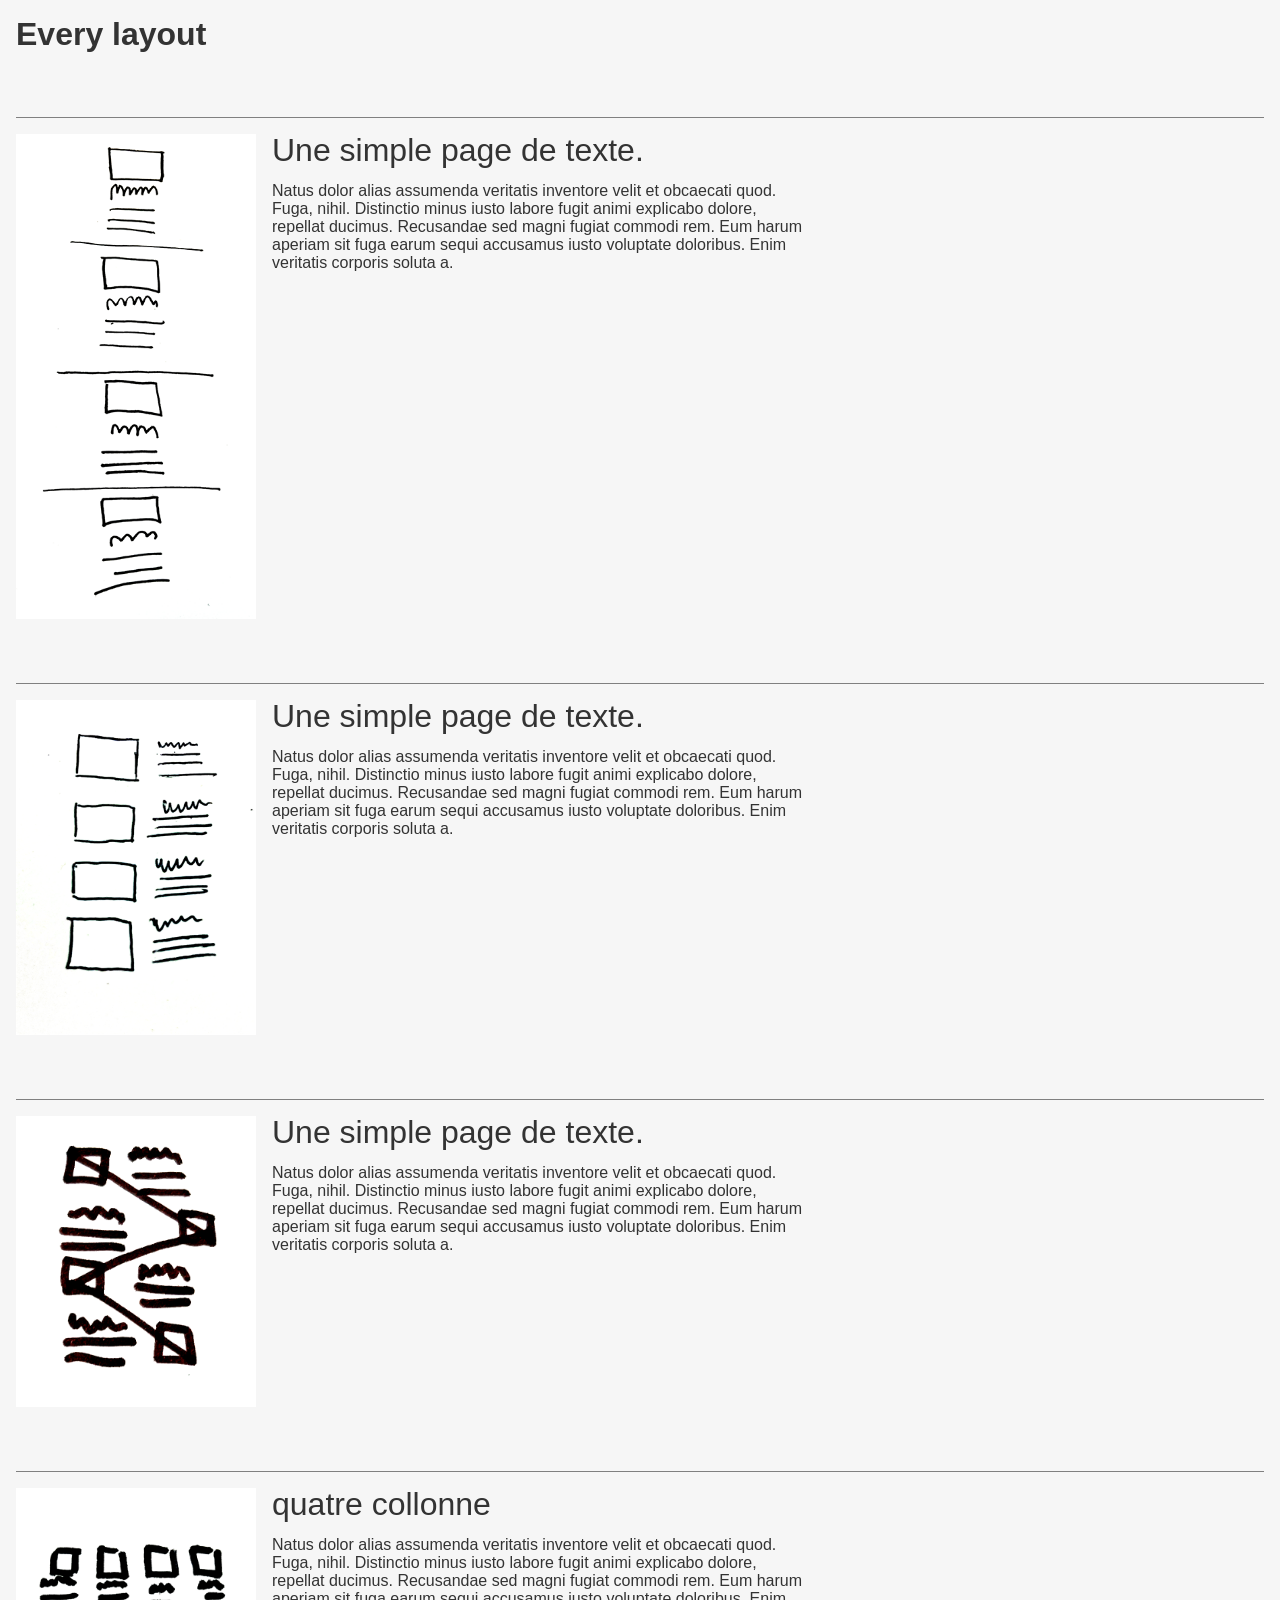
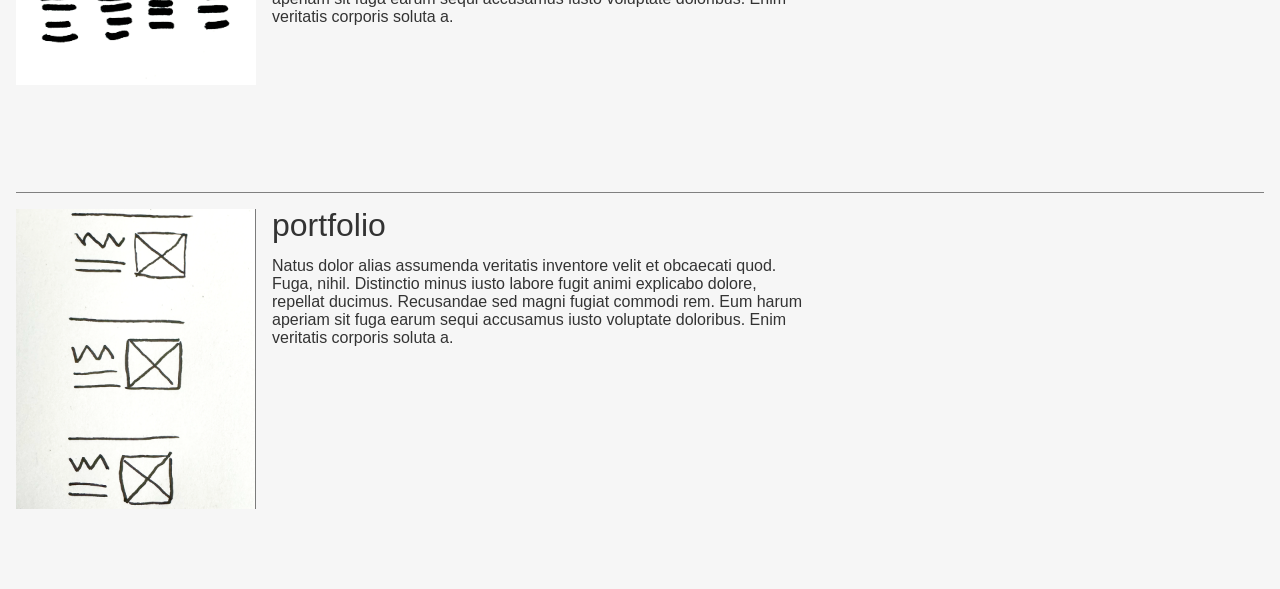
<file: index.html>
<!DOCTYPE html>
<html lang="en">
<head>
	<meta charset="UTF-8">
	<meta name="viewport" content="width=device-width, initial-scale=1.0">
	<title>every layout</title>
	<link rel="stylesheet" href="rsrc/style.css">

	<style>
		section {
			display:flex;
			align-items: flex-start;
			gap: 1rem;
			margin: 4rem 0;
			border-top: 1px solid grey;
			padding-top: 1rem;
			}

			.vignettes{
				/*width: 15rem; */
				/* parce que j'utilise un système flex, la largeur ne marche pas, on régle avec flex */
				flex: 0 0 15rem;
				aspect-ratio: 1/1;
			}
			
			p{ max-width: 60ch;}
			h3 { margin-bottom: 1rem;}

			.vignette img{
				width: 100%;
				height: 100%;
				object-fit: cover;
				object-fit: contain;
			}
	</style>
</head>
<body>
	<h1>Every layout</h1>
	
		<section>
			<div class="vignettes">
				<a href="layout-01-simple.html">
					<img src="vignettes/layout-01-simple.png" alt="">
				</a>
			</div>
			<div class="description">
				<h3>Une simple page de texte.</h3>
				<p>Natus dolor alias assumenda veritatis inventore velit et obcaecati quod. Fuga, nihil. Distinctio minus iusto labore fugit animi explicabo dolore, repellat ducimus. Recusandae sed magni fugiat commodi rem. Eum harum aperiam sit fuga earum sequi accusamus iusto voluptate doloribus. Enim veritatis corporis soluta a.</p>
			</div>
		</section>

	<section>
			<div class="vignettes">
				<a href="layout-02-colonnes.html">
					<img src="vignettes/layout-02-colonnes.png" alt="">
				</a>
			</div>
			<div class="description">
				<h3>Une simple page de texte.</h3>
				<p>Natus dolor alias assumenda veritatis inventore velit et obcaecati quod. Fuga, nihil. Distinctio minus iusto labore fugit animi explicabo dolore, repellat ducimus. Recusandae sed magni fugiat commodi rem. Eum harum aperiam sit fuga earum sequi accusamus iusto voluptate doloribus. Enim veritatis corporis soluta a.</p>
			</div>
		</section>

		<section>
			<div class="vignettes">
				<a href="layout-03-zigzag.html">
					<img src="vignettes/layout-03-zigzag.png" alt="">
				</a>
			</div>
			<div class="description">
				<h3>Une simple page de texte.</h3>
				<p>Natus dolor alias assumenda veritatis inventore velit et obcaecati quod. Fuga, nihil. Distinctio minus iusto labore fugit animi explicabo dolore, repellat ducimus. Recusandae sed magni fugiat commodi rem. Eum harum aperiam sit fuga earum sequi accusamus iusto voluptate doloribus. Enim veritatis corporis soluta a.</p>
			</div>
		</section>

			<section>
			<div class="vignettes">
				<a href="layout-04-quatre.html">
					<img src="vignettes/layout-04-quatre-collonnes.png" alt="">
				</a>
			</div>
			<div class="description">
				<h3> quatre collonne</h3>
				<p>Natus dolor alias assumenda veritatis inventore velit et obcaecati quod. Fuga, nihil. Distinctio minus iusto labore fugit animi explicabo dolore, repellat ducimus. Recusandae sed magni fugiat commodi rem. Eum harum aperiam sit fuga earum sequi accusamus iusto voluptate doloribus. Enim veritatis corporis soluta a.</p>
			</div>
		</section>

		<section>
			<div class="vignettes">
				<a href="layout-05-portfolio.html">
					<img src="vignettes/layout-05-portfolio.png" alt="">
				</a>
			</div>
			<div class="description">
				<h3> portfolio</h3>
				<p>Natus dolor alias assumenda veritatis inventore velit et obcaecati quod. Fuga, nihil. Distinctio minus iusto labore fugit animi explicabo dolore, repellat ducimus. Recusandae sed magni fugiat commodi rem. Eum harum aperiam sit fuga earum sequi accusamus iusto voluptate doloribus. Enim veritatis corporis soluta a.</p>
			</div>
		</section>
</body>
</file>
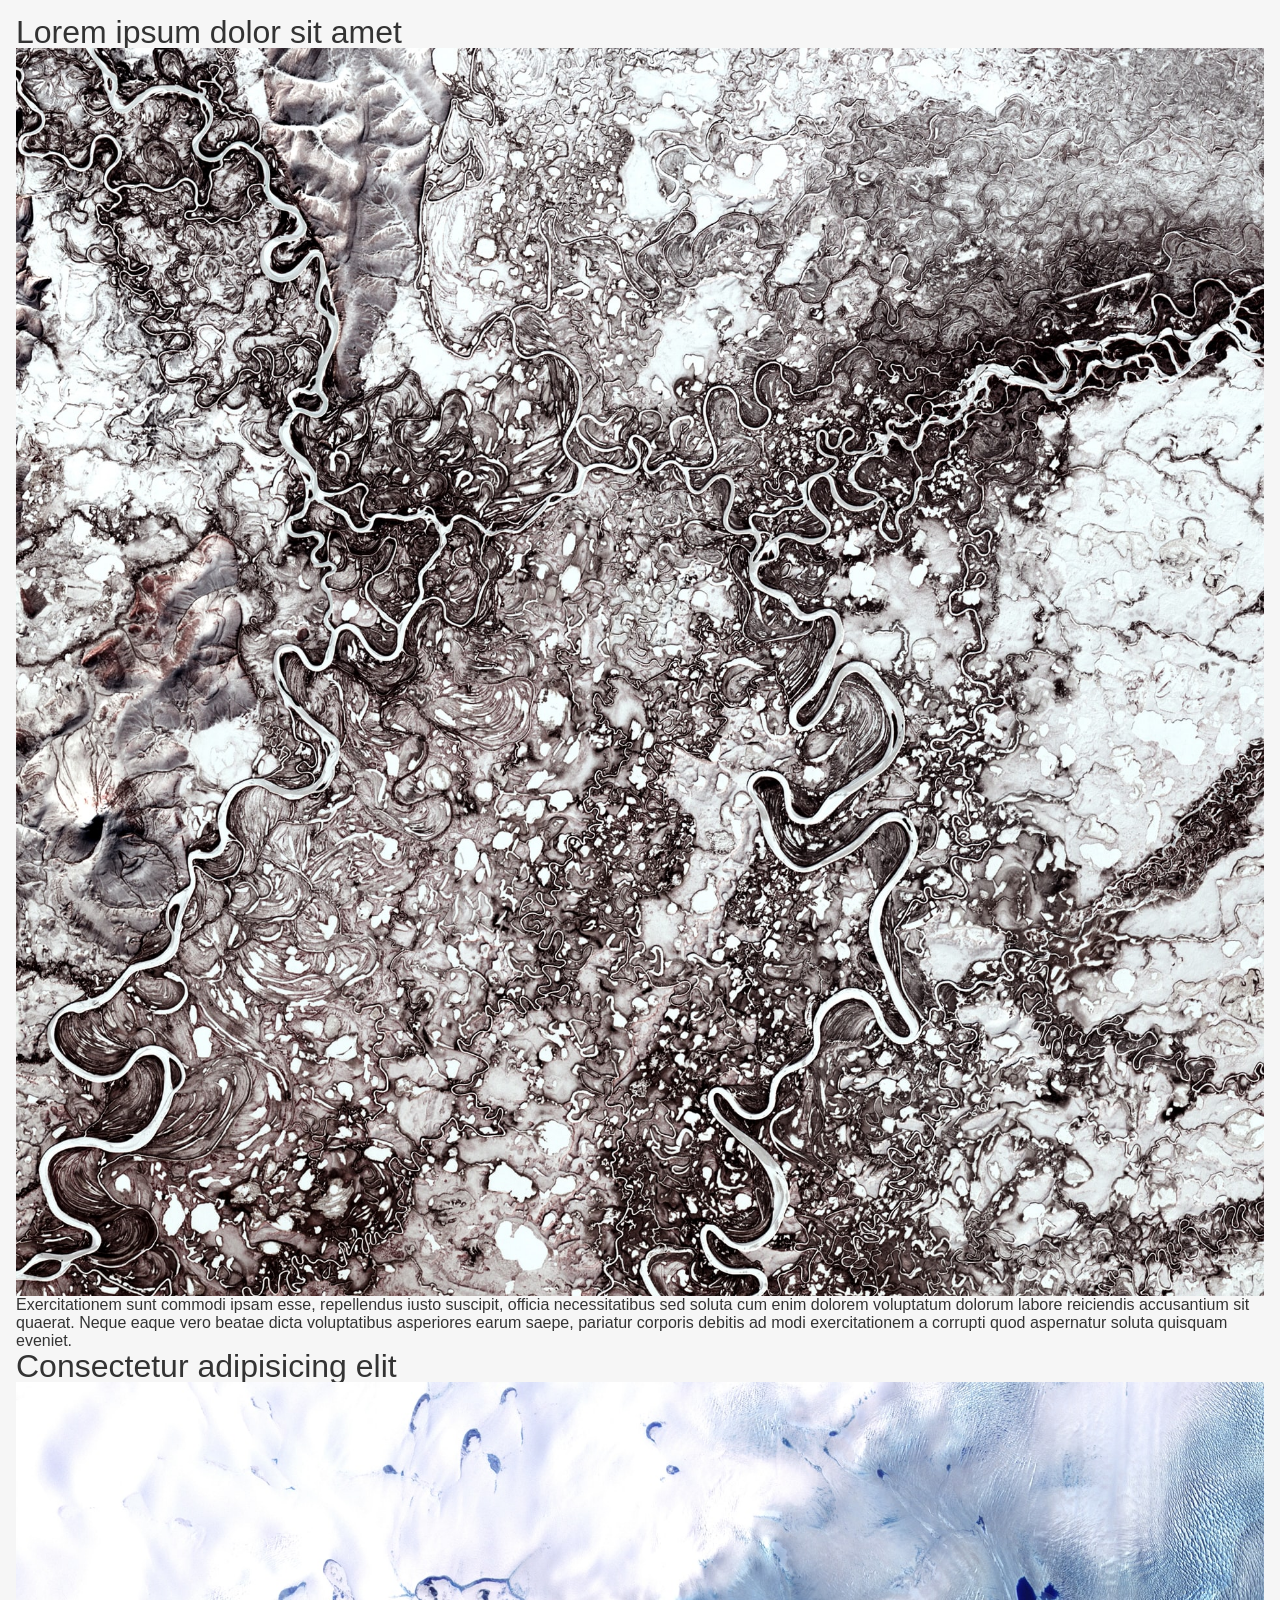
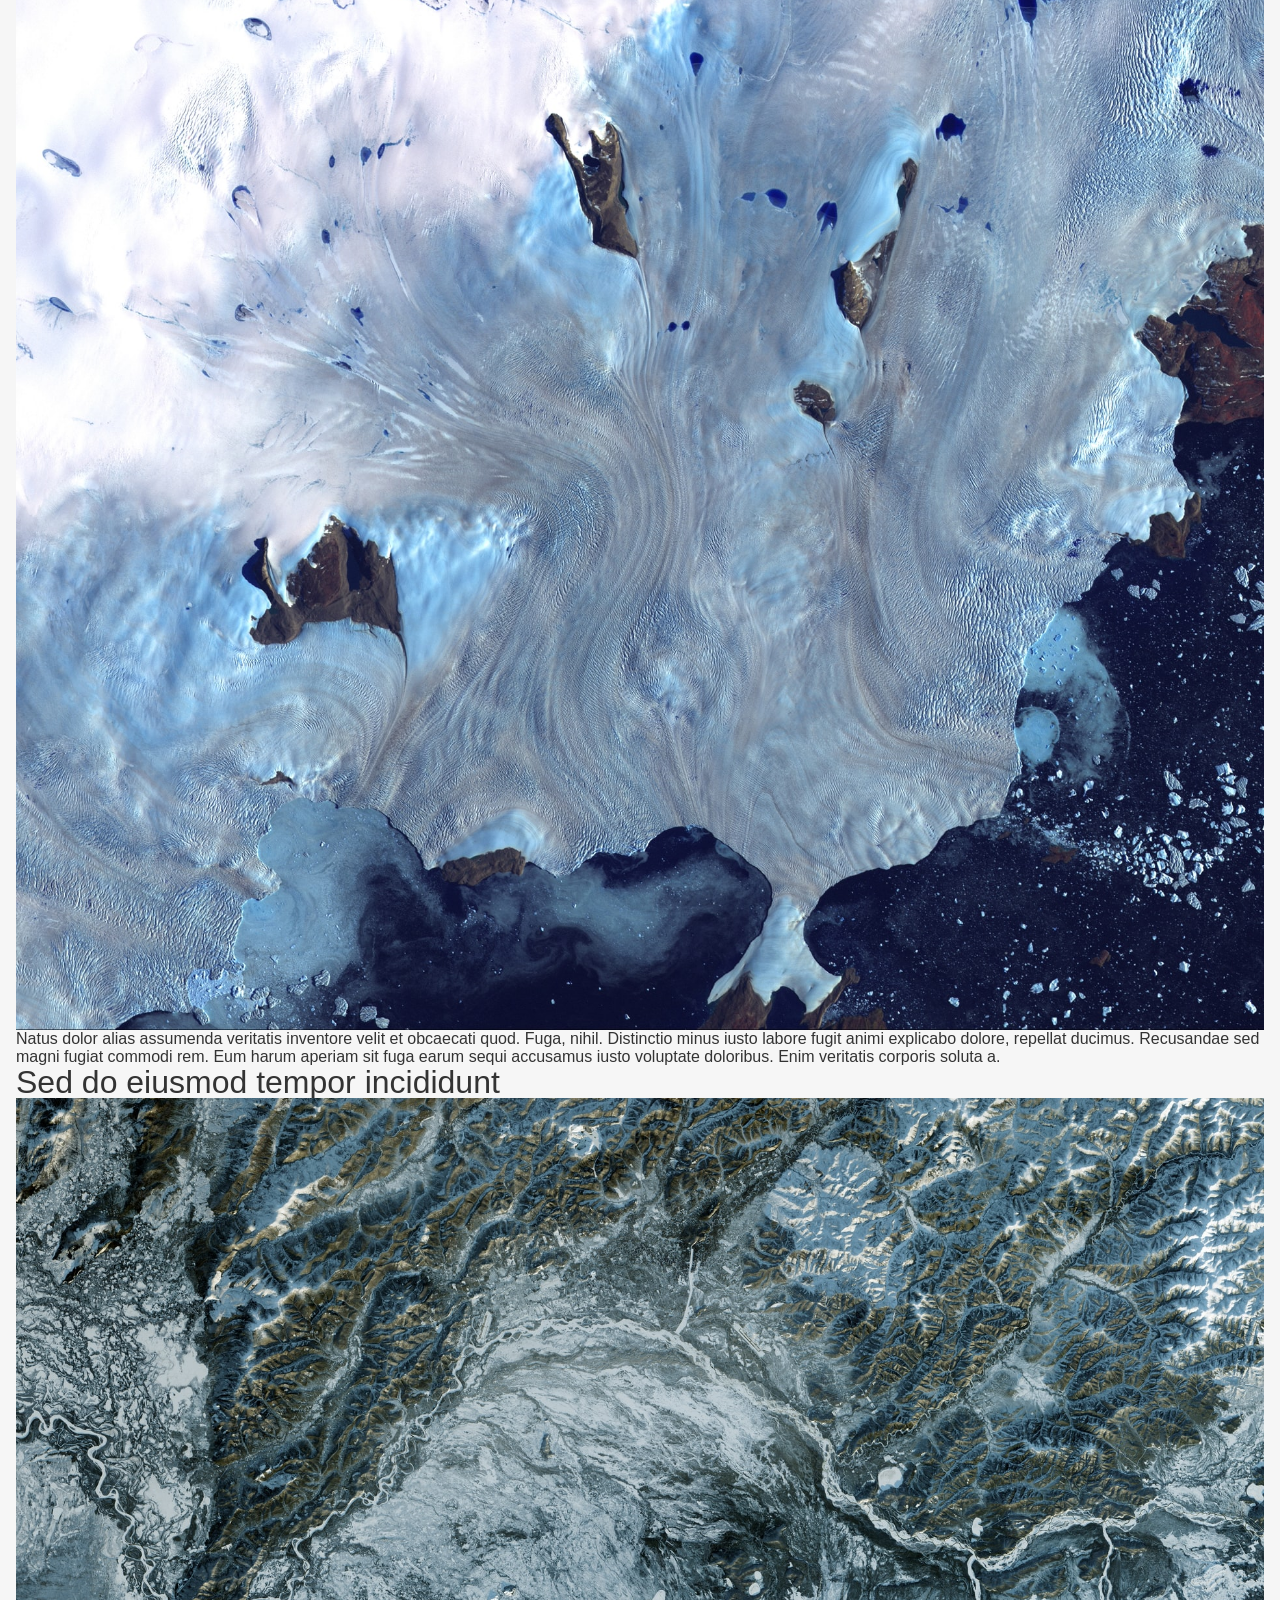
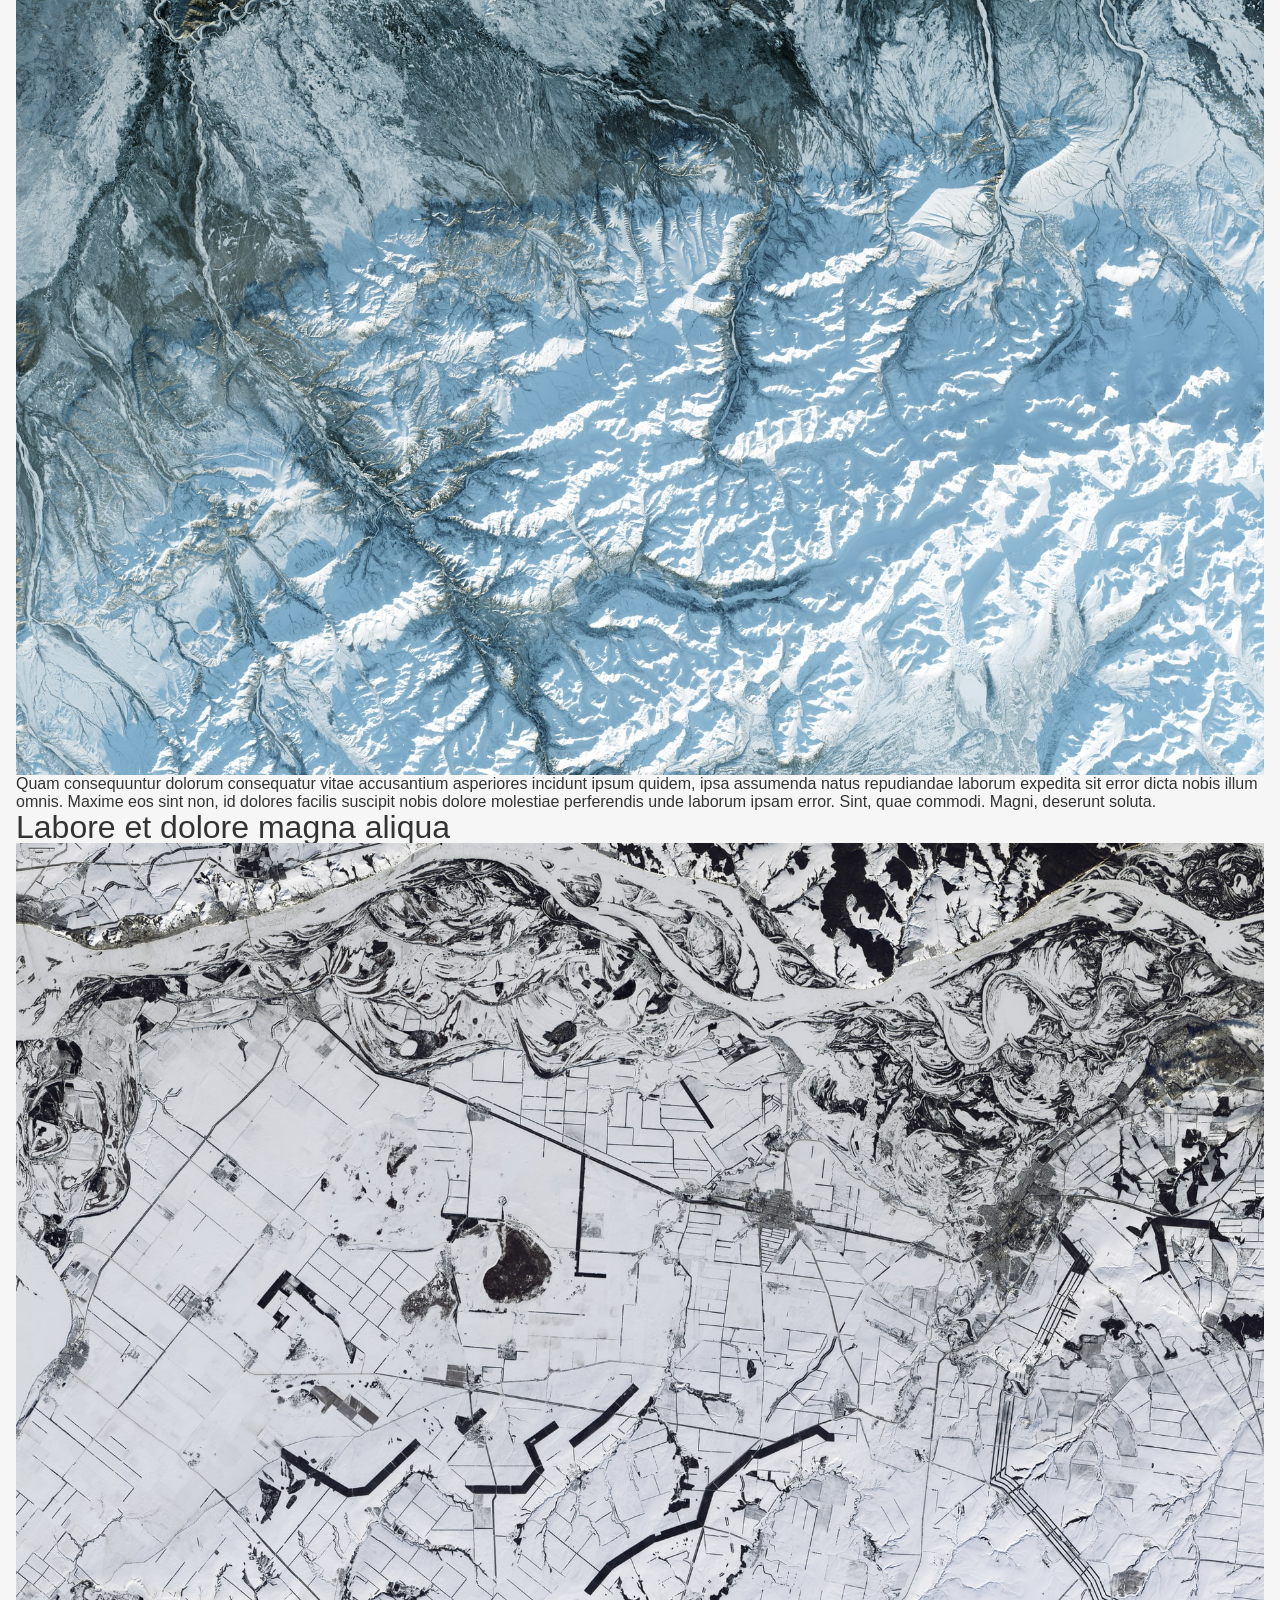
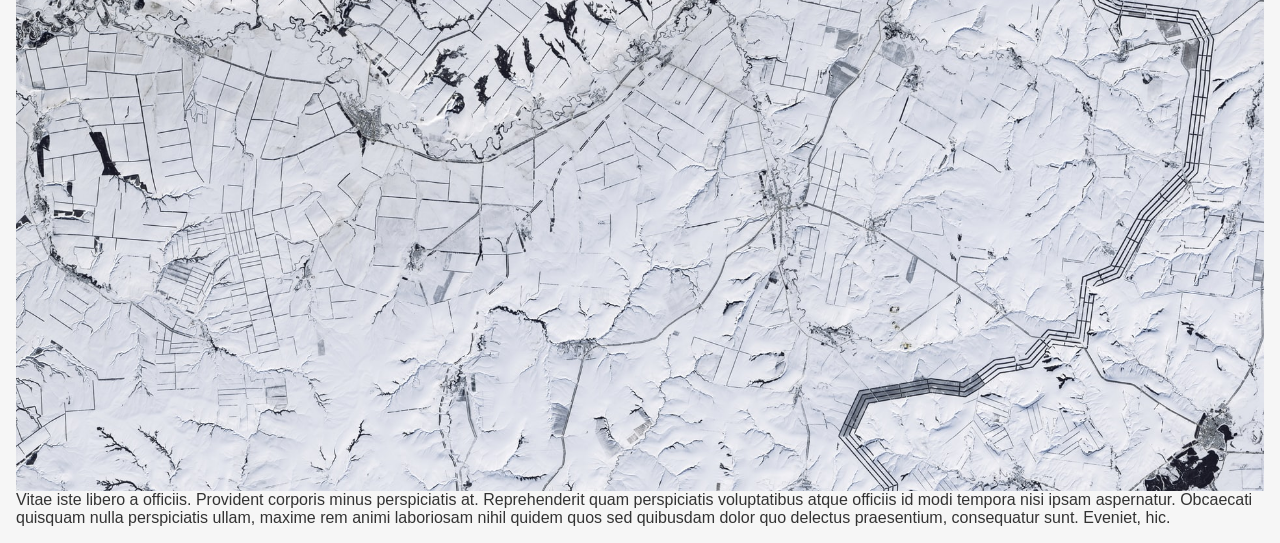
<file: _template.html>
<!DOCTYPE html>
<html lang="en" dir="ltr">
	<head>
		<meta charset="utf-8">
		<meta name="viewport" content="width=device-width, initial-scale=1.0">
		<title>template / example</title>

		<link rel="stylesheet" href="rsrc/style.css"> <!-- design, thème général -->
		<style media="screen">

			/* Fonction essentielle */

			

				/* moteur essentielle de mise en page de cette variation */
				
				/*
					description du fonctionnement CSS et HTML de cette mise en page.
					options ou paramètres supplémentaires.
					références vers la documentation.
				*/


			/*	-	-	-	-	-	-	-	-	-	-	-	-	-	-		-	-	-	-*/


			/* Style visuel et autres détails */

			

				/* habillage visuel et autres détails accessoires pour cette variation */

		</style>

	</head>
	<body>


			<h3>Lorem ipsum dolor sit amet</h3>
			<img src="rsrc/img1.jpg">
			<p>Exercitationem sunt commodi ipsam esse, repellendus iusto suscipit, officia necessitatibus sed soluta cum enim dolorem voluptatum dolorum labore reiciendis accusantium sit quaerat. Neque eaque vero beatae dicta voluptatibus asperiores earum saepe, pariatur corporis debitis ad modi exercitationem a corrupti quod aspernatur soluta quisquam eveniet.</p>


			<h3>Consectetur adipisicing elit</h3>
			<img src="rsrc/img2.jpg">
			<p>Natus dolor alias assumenda veritatis inventore velit et obcaecati quod. Fuga, nihil. Distinctio minus iusto labore fugit animi explicabo dolore, repellat ducimus. Recusandae sed magni fugiat commodi rem. Eum harum aperiam sit fuga earum sequi accusamus iusto voluptate doloribus. Enim veritatis corporis soluta a.</p>


			<h3>Sed do eiusmod tempor incididunt</h3>
			<img src="rsrc/img3.jpg">
			<p>Quam consequuntur dolorum consequatur vitae accusantium asperiores incidunt ipsum quidem, ipsa assumenda natus repudiandae laborum expedita sit error dicta nobis illum omnis. Maxime eos sint non, id dolores facilis suscipit nobis dolore molestiae perferendis unde laborum ipsam error. Sint, quae commodi. Magni, deserunt soluta.</p>


			<h3>Labore et dolore magna aliqua</h3>
			<img src="rsrc/img4.jpg">
			<p>Vitae iste libero a officiis. Provident corporis minus perspiciatis at. Reprehenderit quam perspiciatis voluptatibus atque officiis id modi tempora nisi ipsam aspernatur. Obcaecati quisquam nulla perspiciatis ullam, maxime rem animi laboriosam nihil quidem quos sed quibusdam dolor quo delectus praesentium, consequatur sunt. Eveniet, hic.</p>


	</body>
</html>
</file>
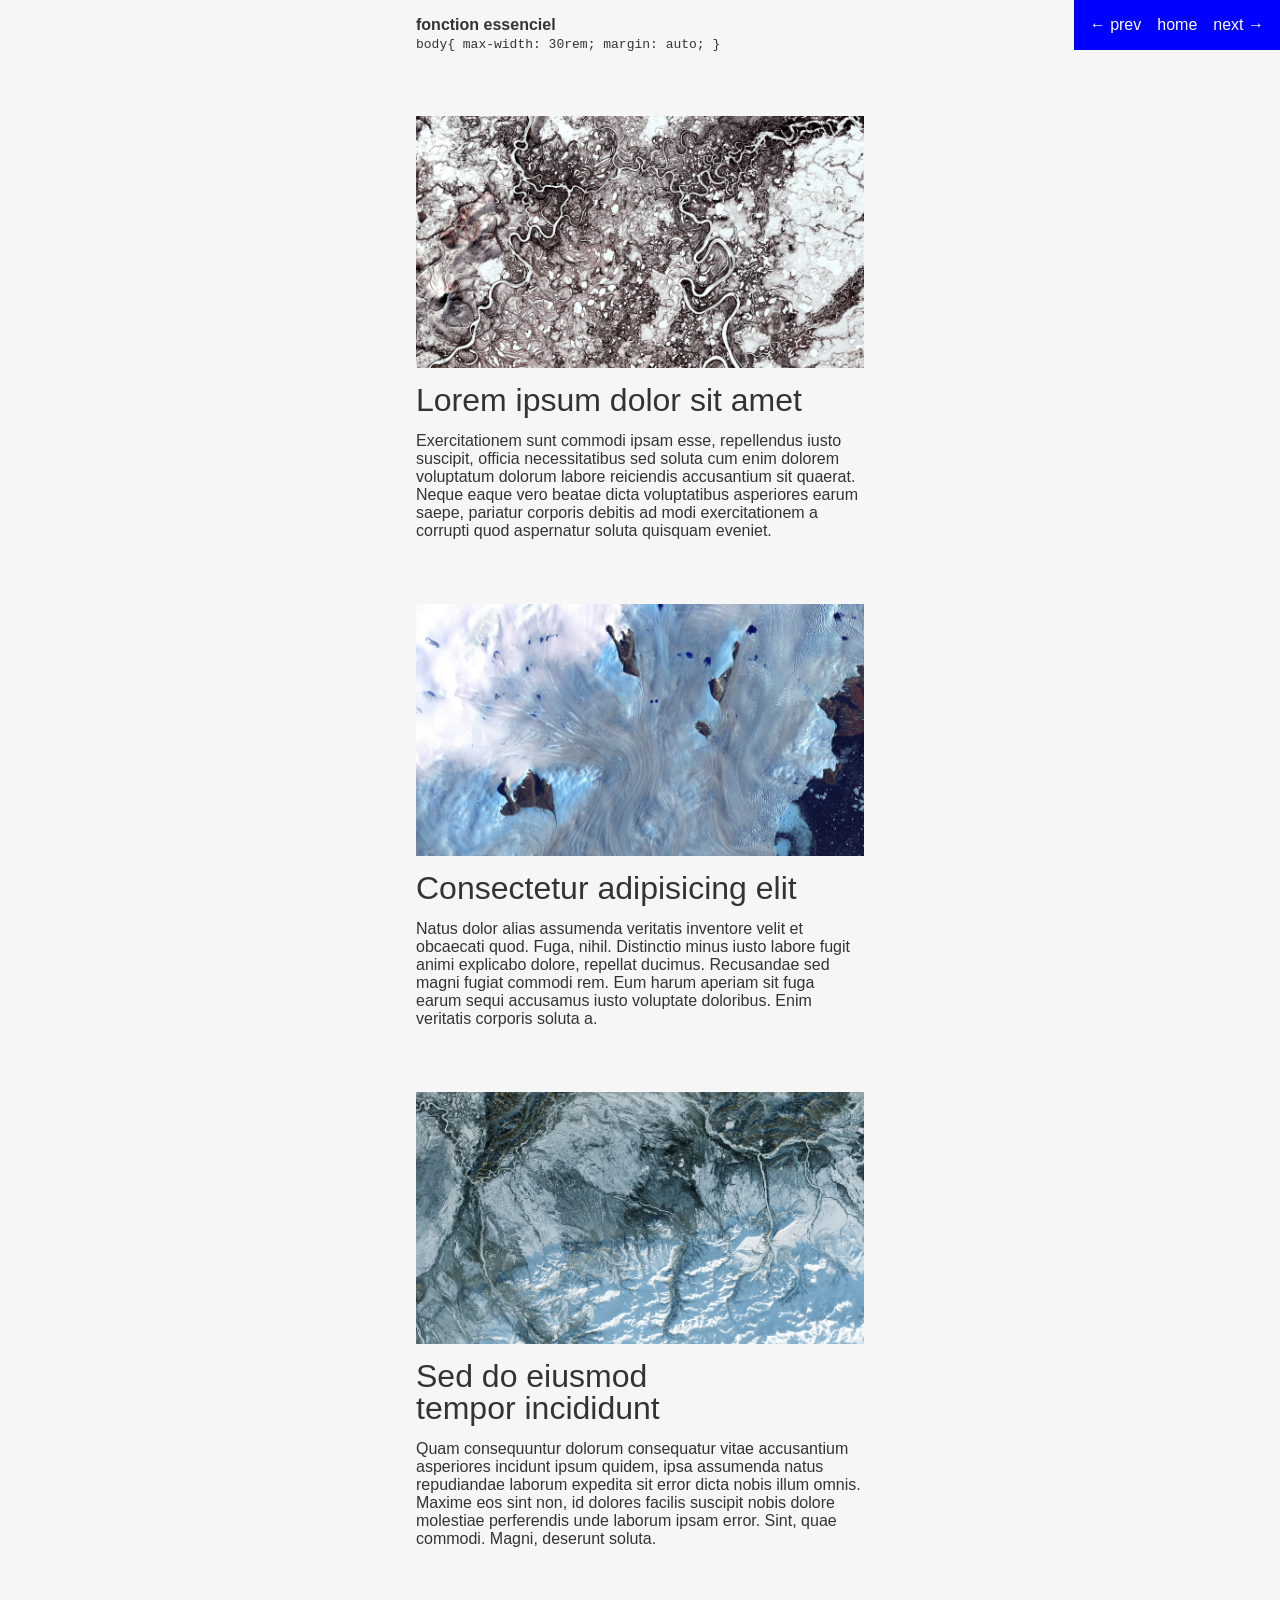
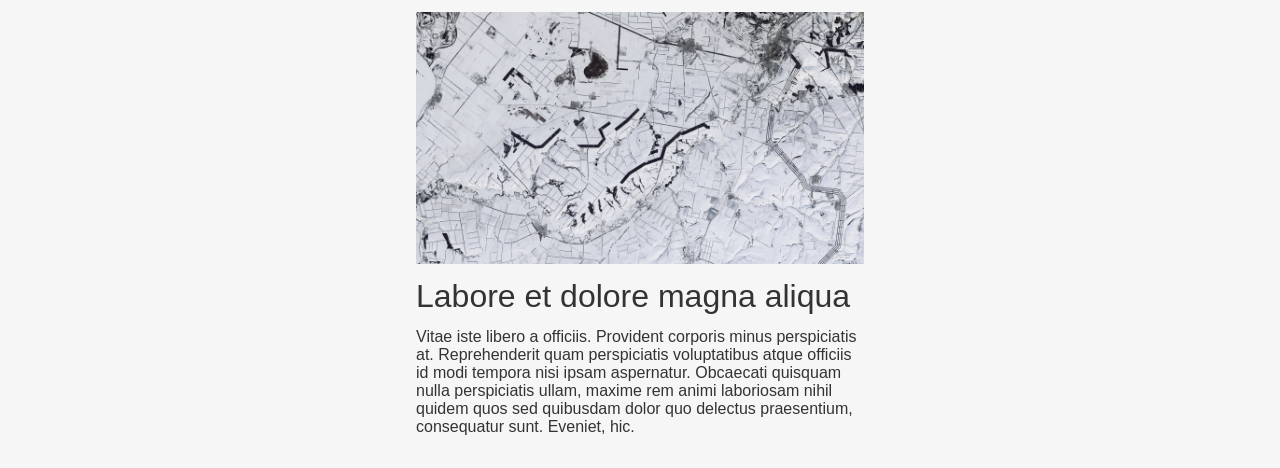
<file: layout-01-simple.html>
<!DOCTYPE html>
<html lang="en" dir="ltr">
	<head>
		<meta charset="utf-8">
		<meta name="viewport" content="width=device-width, initial-scale=1.0">
		<title>template / example</title>

		<link rel="stylesheet" href="rsrc/style.css"> <!-- design, thème général -->
		<style media="screen">

			/* Fonction essentielle */

			body{ max-width: 30rem; margin: auto; }

			
			/*	-	-	-	-	-	-	-	-	-	-	-	-	-	-		-	-	-	-*/


			/* Style visuel et autres détails */

				img { aspect-ratio: 16/9;}

				img, h3, p { margin-bottom: 1rem; }

				img { margin-top: 4rem;}

				h3 { text-wrap: balance; }

				/* habillage visuel et autres détails accessoires pour cette variation */

		</style>

	</head>
	<body>

			<div>
				<h4>fonction essenciel</h4>
				<code>body{ max-width: 30rem; margin: auto; }</code>
			</div>

			<img src="rsrc/img1.jpg">
			<h3>Lorem ipsum dolor sit amet</h3>
			<p>Exercitationem sunt commodi ipsam esse, repellendus iusto suscipit, officia necessitatibus sed soluta cum enim dolorem voluptatum dolorum labore reiciendis accusantium sit quaerat. Neque eaque vero beatae dicta voluptatibus asperiores earum saepe, pariatur corporis debitis ad modi exercitationem a corrupti quod aspernatur soluta quisquam eveniet.</p>

			<img src="rsrc/img2.jpg">
			<h3>Consectetur adipisicing elit</h3>
			<p>Natus dolor alias assumenda veritatis inventore velit et obcaecati quod. Fuga, nihil. Distinctio minus iusto labore fugit animi explicabo dolore, repellat ducimus. Recusandae sed magni fugiat commodi rem. Eum harum aperiam sit fuga earum sequi accusamus iusto voluptate doloribus. Enim veritatis corporis soluta a.</p>

			<img src="rsrc/img3.jpg">
			<h3>Sed do eiusmod tempor incididunt</h3>
			<p>Quam consequuntur dolorum consequatur vitae accusantium asperiores incidunt ipsum quidem, ipsa assumenda natus repudiandae laborum expedita sit error dicta nobis illum omnis. Maxime eos sint non, id dolores facilis suscipit nobis dolore molestiae perferendis unde laborum ipsam error. Sint, quae commodi. Magni, deserunt soluta.</p>

			<img src="rsrc/img4.jpg">
			<h3>Labore et dolore magna aliqua</h3>
			<p>Vitae iste libero a officiis. Provident corporis minus perspiciatis at. Reprehenderit quam perspiciatis voluptatibus atque officiis id modi tempora nisi ipsam aspernatur. Obcaecati quisquam nulla perspiciatis ullam, maxime rem animi laboriosam nihil quidem quos sed quibusdam dolor quo delectus praesentium, consequatur sunt. Eveniet, hic.</p>

			<nav id="siteNav">
			<a href="layout-01-simple.html">prev</a>
			<a href="index.html"> home</a>
			<a href="layout-03-zigzag.html">next</a>
		</nav>

	</body>
</html>
</file>
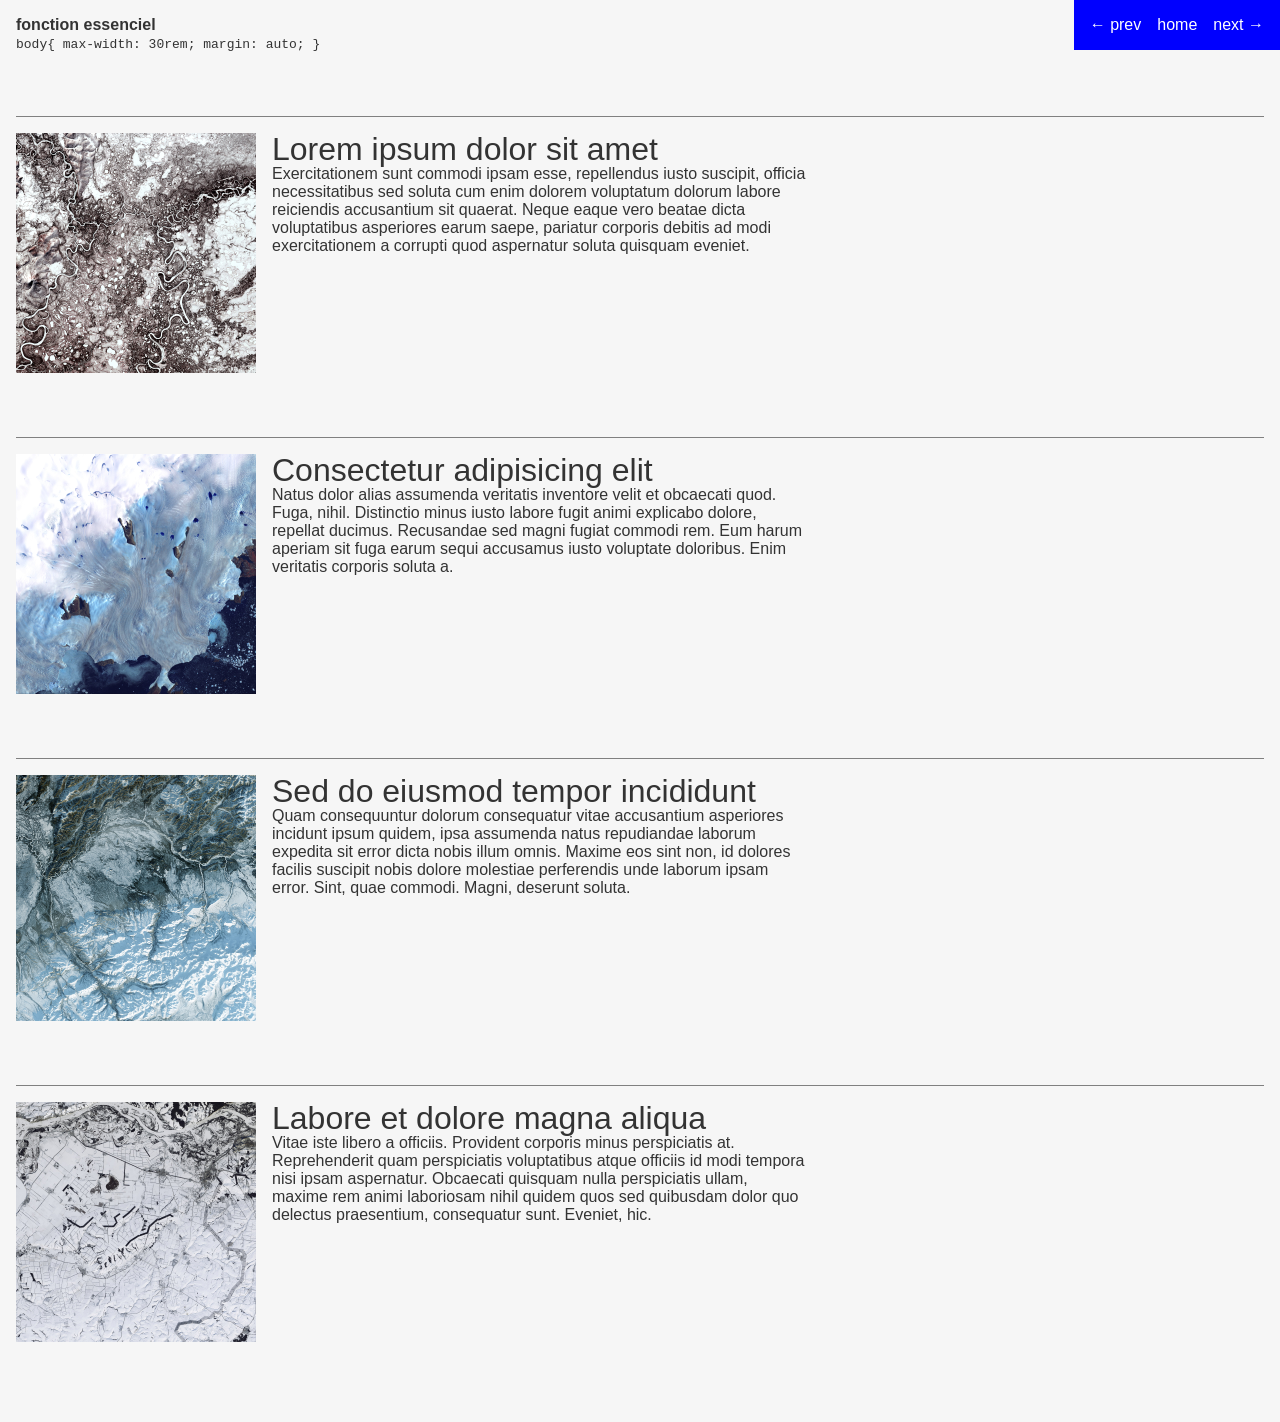
<file: layout-02-colonnes.html>
<!DOCTYPE html>
<html lang="en" dir="ltr">
	<head>
		<meta charset="utf-8">
		<meta name="viewport" content="width=device-width, initial-scale=1.0">
		<title>02 colonnes</title>

		<link rel="stylesheet" href="rsrc/style.css"> <!-- design, thème général -->
		<style media="screen">

			/* Fonction essentielle */
			section { display: flex;}
			
			/*	-	-	-	-	-	-	-	-	-	-	-	-	-	-		-	-	-	-*/


			/* bling */
			section {
			/* display flex */
				align-items: flex-start;
				gap: 1rem;
				margin: 4rem 0;
				border-top: 1px solid grey;
				padding-top: 1rem;
			}

			.vignettes{
				/*width: 15rem; */
				/* parce que j'utilise un système flex, la largeur ne marche pas, on régle avec flex */
				flex: 0 0 15rem;
				aspect-ratio: 1/1;
			}
			
			p{ max-width: 60ch;}

			.vignette img{
				width: 100%;
				height: 100%;
				object-fit: cover;
			}
			

				/* habillage visuel et autres détails accessoires pour cette variation */

		</style>

	</head>
	<body>
		<div>
				<h4>fonction essenciel</h4>
				<code>body{ max-width: 30rem; margin: auto; }</code>
		</div>

		<section>
			<div class="vignettes">
				<img src="rsrc/img1.jpg">
			</div>
			<div class="description">
				<h3>Lorem ipsum dolor sit amet</h3>
				<p>Exercitationem sunt commodi ipsam esse, repellendus iusto suscipit, officia necessitatibus sed soluta cum enim dolorem voluptatum dolorum labore reiciendis accusantium sit quaerat. Neque eaque vero beatae dicta voluptatibus asperiores earum saepe, pariatur corporis debitis ad modi exercitationem a corrupti quod aspernatur soluta quisquam eveniet.</p>
			</div>
		</section>
		
		<section>
			<div class="vignettes">
			<img src="rsrc/img2.jpg">
			</div>
			<div class="description">
				<h3>Consectetur adipisicing elit</h3>
				<p>Natus dolor alias assumenda veritatis inventore velit et obcaecati quod. Fuga, nihil. Distinctio minus iusto labore fugit animi explicabo dolore, repellat ducimus. Recusandae sed magni fugiat commodi rem. Eum harum aperiam sit fuga earum sequi accusamus iusto voluptate doloribus. Enim veritatis corporis soluta a.</p>
			</div>
		</section>
		
		<section>
			<div class="vignettes">
			<img src="rsrc/img3.jpg">
			</div>
			<div class="description">
			<h3>Sed do eiusmod tempor incididunt</h3>
			<p>Quam consequuntur dolorum consequatur vitae accusantium asperiores incidunt ipsum quidem, ipsa assumenda natus repudiandae laborum expedita sit error dicta nobis illum omnis. Maxime eos sint non, id dolores facilis suscipit nobis dolore molestiae perferendis unde laborum ipsam error. Sint, quae commodi. Magni, deserunt soluta.</p>
			</div>
		</section>
		
		<section>
			<div class="vignettes">
			<img src="rsrc/img4.jpg">
			</div>
			<div class="description">
				<h3>Labore et dolore magna aliqua</h3>
				<p>Vitae iste libero a officiis. Provident corporis minus perspiciatis at. Reprehenderit quam perspiciatis voluptatibus atque officiis id modi tempora nisi ipsam aspernatur. Obcaecati quisquam nulla perspiciatis ullam, maxime rem animi laboriosam nihil quidem quos sed quibusdam dolor quo delectus praesentium, consequatur sunt. Eveniet, hic.</p>
			</div>
		</section>

		<nav id="siteNav">
			<a href="layout-01-simple.html">prev</a>
			<a href="index.html"> home</a>
			<a href="layout-03-zigzag.html">next</a>
		</nav>
	</body>
</html>
</file>
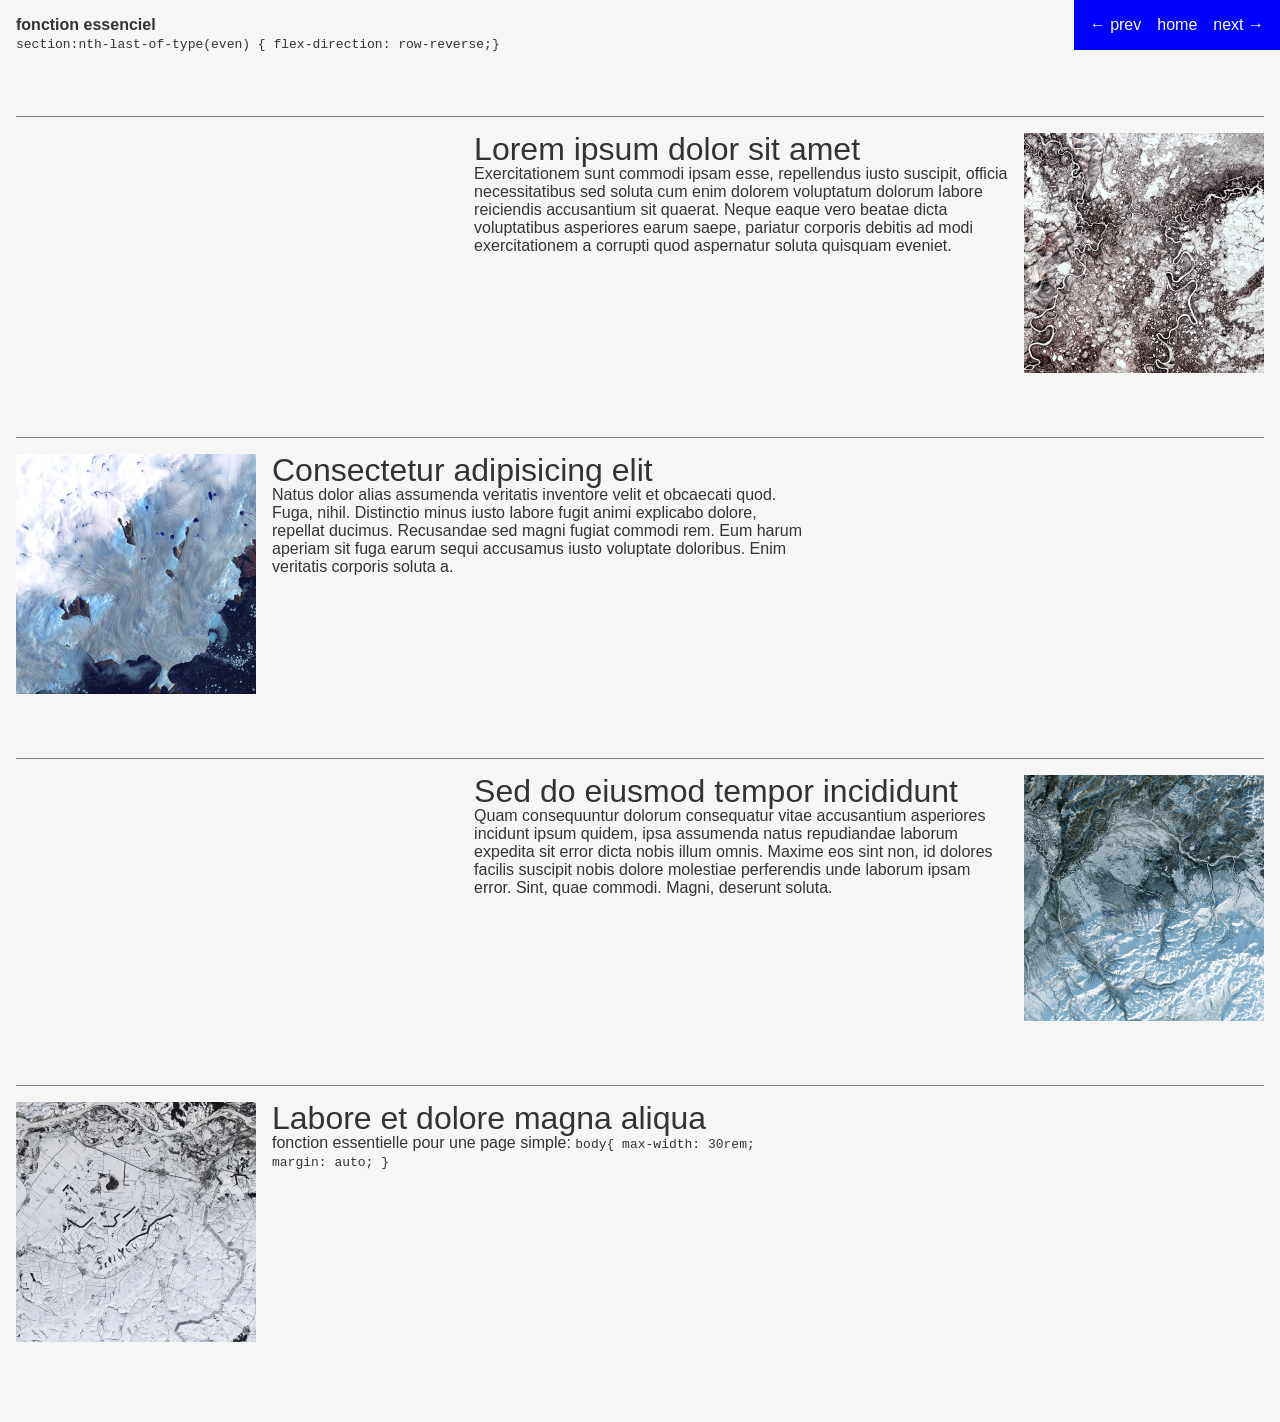
<file: layout-03-zigzag.html>
<!DOCTYPE html>
<html lang="en" dir="ltr">
	<head>
		<meta charset="utf-8">
		<meta name="viewport" content="width=device-width, initial-scale=1.0">
		<title>03 zig zag</title>

		<link rel="stylesheet" href="rsrc/style.css"> <!-- design, thème général -->
		<style media="screen">

			/* Fonction essentielle */
			section:nth-last-of-type(even) { flex-direction: row-reverse;} 
			
			/*	-	-	-	-	-	-	-	-	-	-	-	-	-	-		-	-	-	-*/


			/* bling */
			section {
				display:flex;
				align-items: flex-start;
				gap: 1rem;
				margin: 4rem 0;
				border-top: 1px solid grey;
				padding-top: 1rem;
			}

			p{ max-width: 60ch;}
			
			.vignettes{
				/*width: 15rem; */
				/* parce que j'utilise un système flex, la largeur ne marche pas, on régle avec flex */
				flex: 0 0 15rem;
				aspect-ratio: 1/1;
			}
			

			.vignette img{
				width: 100%;
				height: 100%;
				object-fit: cover;
			}
			

				/* habillage visuel et autres détails accessoires pour cette variation */

		</style>

	</head>
	<body>
		<div>
				<h4>fonction essenciel</h4>
				<code>section:nth-last-of-type(even) { flex-direction: row-reverse;} </code>
		</div>

		<section>
			<div class="vignettes">
				<img src="rsrc/img1.jpg">
			</div>
			<div class="description">
				<h3>Lorem ipsum dolor sit amet</h3>
				<p>Exercitationem sunt commodi ipsam esse, repellendus iusto suscipit, officia necessitatibus sed soluta cum enim dolorem voluptatum dolorum labore reiciendis accusantium sit quaerat. Neque eaque vero beatae dicta voluptatibus asperiores earum saepe, pariatur corporis debitis ad modi exercitationem a corrupti quod aspernatur soluta quisquam eveniet.</p>
			</div>
		</section>
		
		<section>
			<div class="vignettes">
			<img src="rsrc/img2.jpg">
			</div>
			<div class="description">
				<h3>Consectetur adipisicing elit</h3>
				<p>Natus dolor alias assumenda veritatis inventore velit et obcaecati quod. Fuga, nihil. Distinctio minus iusto labore fugit animi explicabo dolore, repellat ducimus. Recusandae sed magni fugiat commodi rem. Eum harum aperiam sit fuga earum sequi accusamus iusto voluptate doloribus. Enim veritatis corporis soluta a.</p>
			</div>
		</section>
		
		<section>
			<div class="vignettes">
			<img src="rsrc/img3.jpg">
			</div>
			<div class="description">
			<h3>Sed do eiusmod tempor incididunt</h3>
			<p>Quam consequuntur dolorum consequatur vitae accusantium asperiores incidunt ipsum quidem, ipsa assumenda natus repudiandae laborum expedita sit error dicta nobis illum omnis. Maxime eos sint non, id dolores facilis suscipit nobis dolore molestiae perferendis unde laborum ipsam error. Sint, quae commodi. Magni, deserunt soluta.</p>
			</div>
		</section>
		
		<section>
			<div class="vignettes">
			<img src="rsrc/img4.jpg">
			</div>
			<div class="description">
				<h3>Labore et dolore magna aliqua</h3>
				<p>fonction essentielle pour une page simple:
				<code> 	body{ max-width: 30rem; margin: auto; }</code>
				</p>
			</div>
		</section>

			<nav id="siteNav">
			<a href="layout-01-simple.html">prev</a>
			<a href="index.html"> home</a>
			<a href="layout-03-zigzag.html">next</a>
		</nav>
	</body>
</html>
</file>
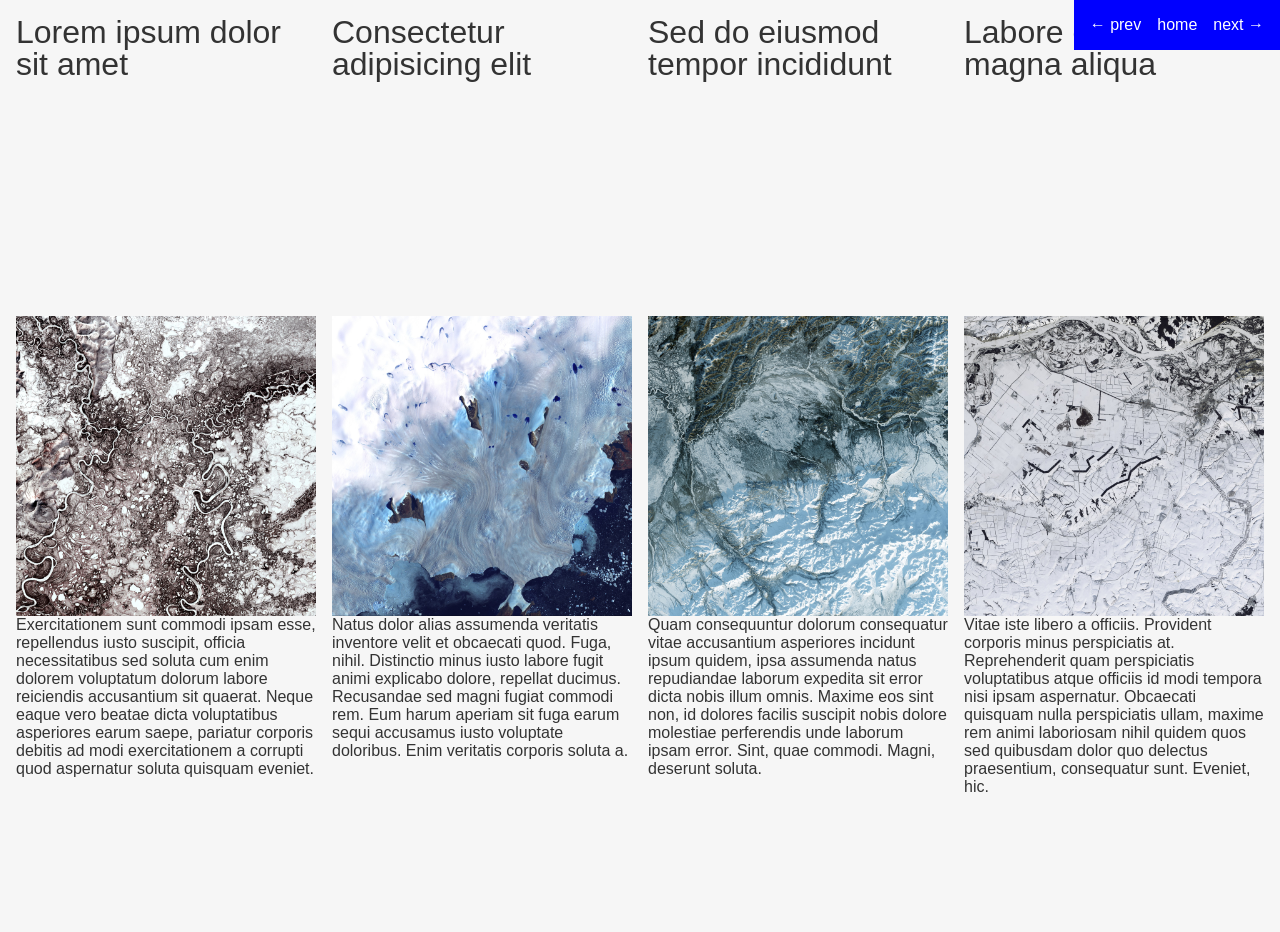
<file: layout-04-quatre.html>
<!DOCTYPE html>
<html lang="en" dir="ltr">
	<head>
		<meta charset="utf-8">
		<meta name="viewport" content="width=device-width, initial-scale=1.0">
		<title>template / example</title>

		<link rel="stylesheet" href="rsrc/style.css"> <!-- design, thème général -->
		<style media="screen">

			/* Fonction essentielle */

			body { display: flex;}

			/*	-	-	-	-	-	-	-	-	-	-	-	-	-	-		-	-	-	-*/


			/* Style visuel et autres détails */

			body { 
				gap: 1rem;
			}
			section {
				flex: 1;
			}

			h3, img, p{
				aspect-ratio: 1;
			}

			/*  verstion mobile */
			@media (max-width:500px){
				body { flex-direction: column;}
			}

				/* habillage visuel et autres détails accessoires pour cette variation */

		</style>

	</head>
	<body>
		<section>
			<h3>Lorem ipsum dolor sit amet</h3>
			<img src="rsrc/img1.jpg">
			<p>Exercitationem sunt commodi ipsam esse, repellendus iusto suscipit, officia necessitatibus sed soluta cum enim dolorem voluptatum dolorum labore reiciendis accusantium sit quaerat. Neque eaque vero beatae dicta voluptatibus asperiores earum saepe, pariatur corporis debitis ad modi exercitationem a corrupti quod aspernatur soluta quisquam eveniet.</p>
		</section>


		<section>
			<h3>Consectetur adipisicing elit</h3>
			<img src="rsrc/img2.jpg">
			<p>Natus dolor alias assumenda veritatis inventore velit et obcaecati quod. Fuga, nihil. Distinctio minus iusto labore fugit animi explicabo dolore, repellat ducimus. Recusandae sed magni fugiat commodi rem. Eum harum aperiam sit fuga earum sequi accusamus iusto voluptate doloribus. Enim veritatis corporis soluta a.</p>
		</section>


		<section>
			<h3>Sed do eiusmod tempor incididunt</h3>
			<img src="rsrc/img3.jpg">
			<p>Quam consequuntur dolorum consequatur vitae accusantium asperiores incidunt ipsum quidem, ipsa assumenda natus repudiandae laborum expedita sit error dicta nobis illum omnis. Maxime eos sint non, id dolores facilis suscipit nobis dolore molestiae perferendis unde laborum ipsam error. Sint, quae commodi. Magni, deserunt soluta.</p>
		</section>


		<section>
			<h3>Labore et dolore magna aliqua</h3>
			<img src="rsrc/img4.jpg">
			<p>Vitae iste libero a officiis. Provident corporis minus perspiciatis at. Reprehenderit quam perspiciatis voluptatibus atque officiis id modi tempora nisi ipsam aspernatur. Obcaecati quisquam nulla perspiciatis ullam, maxime rem animi laboriosam nihil quidem quos sed quibusdam dolor quo delectus praesentium, consequatur sunt. Eveniet, hic.</p>
		</section>
			
		<nav id="siteNav">
			<a href="layout-01-simple.html">prev</a>
			<a href="index.html"> home</a>
			<a href="layout-03-zigzag.html">next</a>
		</nav>
			

			

	</body>
</html>
</file>
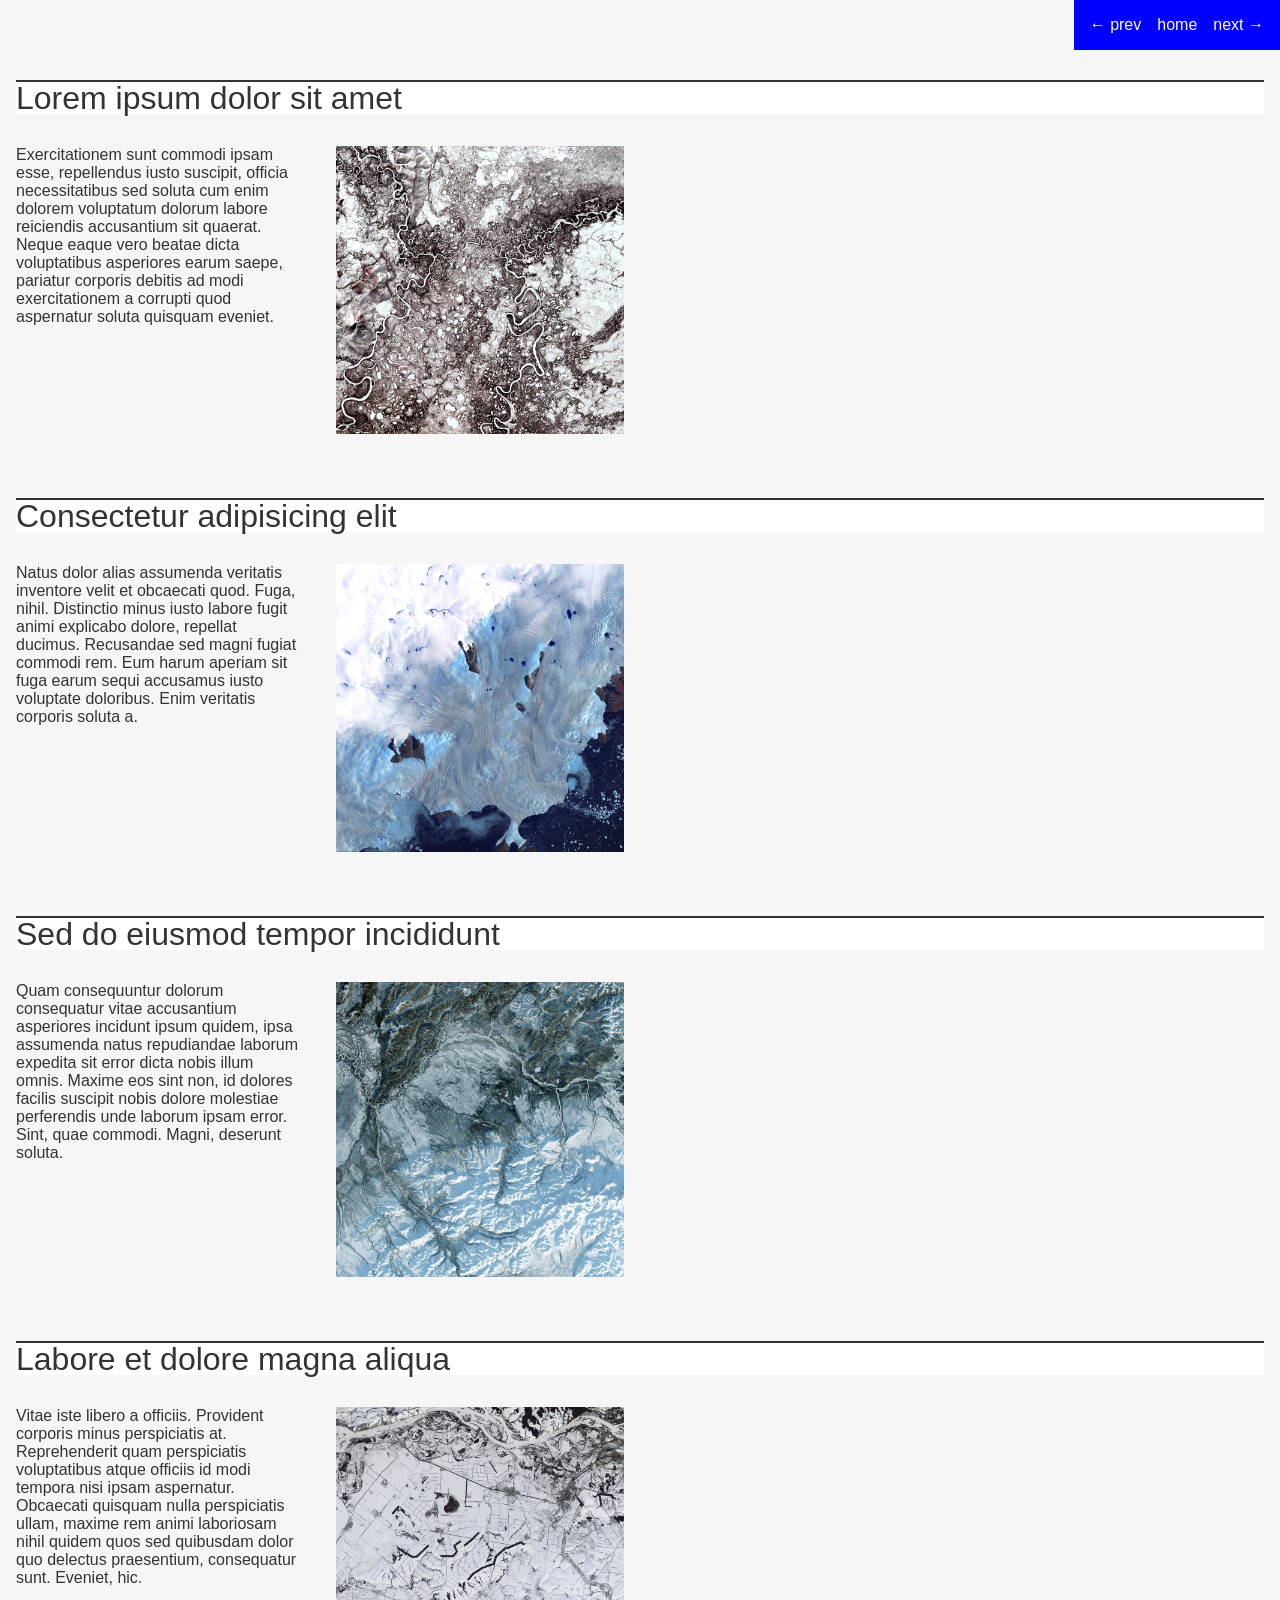
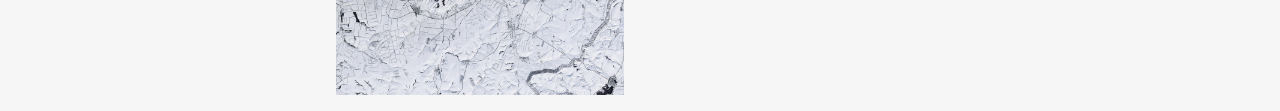
<file: layout-05-portfolio.html>
<!DOCTYPE html>
<html lang="en" dir="ltr">
	<head>
		<meta charset="utf-8">
		<meta name="viewport" content="width=device-width, initial-scale=1.0">
		<title>template / example</title>

		<link rel="stylesheet" href="rsrc/style.css"> <!-- design, thème général -->
		<style media="screen">

			/* Fonction essentielle */

			section{
				 display: flex;
				 gap: 2rem;
				 flex-wrap: wrap;
				}

				h3 {
				flex: 0 0 100%}
				/* with:100% */

		

				/* moteur essentielle de mise en page de cette variation */
				
				/*
					description du fonctionnement CSS et HTML de cette mise en page.
					options ou paramètres supplémentaires.
					références vers la documentation.
				*/


			/*	-	-	-	-	-	-	-	-	-	-	-	-	-	-		-	-	-	-*/


			/* Style visuel et autres détails */

			section{
				border-top:2px solid;
				margin-top: 4rem;
			}
			
			h3 { 
				flex: 0 0 100%;
				background-color: #fff;}

			img { 
				order: 3;
				max-width: 18rem;
			}

			p{
				max-width: 18rem;
			}


			

				/* habillage visuel et autres détails accessoires pour cette variation */

		</style>

	</head>
	<body>

		<section>
			<h3>Lorem ipsum dolor sit amet</h3>
			<img src="rsrc/img1.jpg">
			<p>Exercitationem sunt commodi ipsam esse, repellendus iusto suscipit, officia necessitatibus sed soluta cum enim dolorem voluptatum dolorum labore reiciendis accusantium sit quaerat. Neque eaque vero beatae dicta voluptatibus asperiores earum saepe, pariatur corporis debitis ad modi exercitationem a corrupti quod aspernatur soluta quisquam eveniet.</p>
			</section>

			<section>
			<h3>Consectetur adipisicing elit</h3>
			<img src="rsrc/img2.jpg">
			<p>Natus dolor alias assumenda veritatis inventore velit et obcaecati quod. Fuga, nihil. Distinctio minus iusto labore fugit animi explicabo dolore, repellat ducimus. Recusandae sed magni fugiat commodi rem. Eum harum aperiam sit fuga earum sequi accusamus iusto voluptate doloribus. Enim veritatis corporis soluta a.</p>
			</section>

			<section>
			<h3>Sed do eiusmod tempor incididunt</h3>
			<img src="rsrc/img3.jpg">
			<p>Quam consequuntur dolorum consequatur vitae accusantium asperiores incidunt ipsum quidem, ipsa assumenda natus repudiandae laborum expedita sit error dicta nobis illum omnis. Maxime eos sint non, id dolores facilis suscipit nobis dolore molestiae perferendis unde laborum ipsam error. Sint, quae commodi. Magni, deserunt soluta.</p>
			</section>

			<section>
			<h3>Labore et dolore magna aliqua</h3>
			<img src="rsrc/img4.jpg">
			<p>Vitae iste libero a officiis. Provident corporis minus perspiciatis at. Reprehenderit quam perspiciatis voluptatibus atque officiis id modi tempora nisi ipsam aspernatur. Obcaecati quisquam nulla perspiciatis ullam, maxime rem animi laboriosam nihil quidem quos sed quibusdam dolor quo delectus praesentium, consequatur sunt. Eveniet, hic.</p>
			</section>

		<nav id="siteNav">
			<a href="layout-01-simple.html">prev</a>
			<a href="index.html"> home</a>
			<a href="layout-03-zigzag.html">next</a>
		</nav>
	
	</body>
</html>
</file>
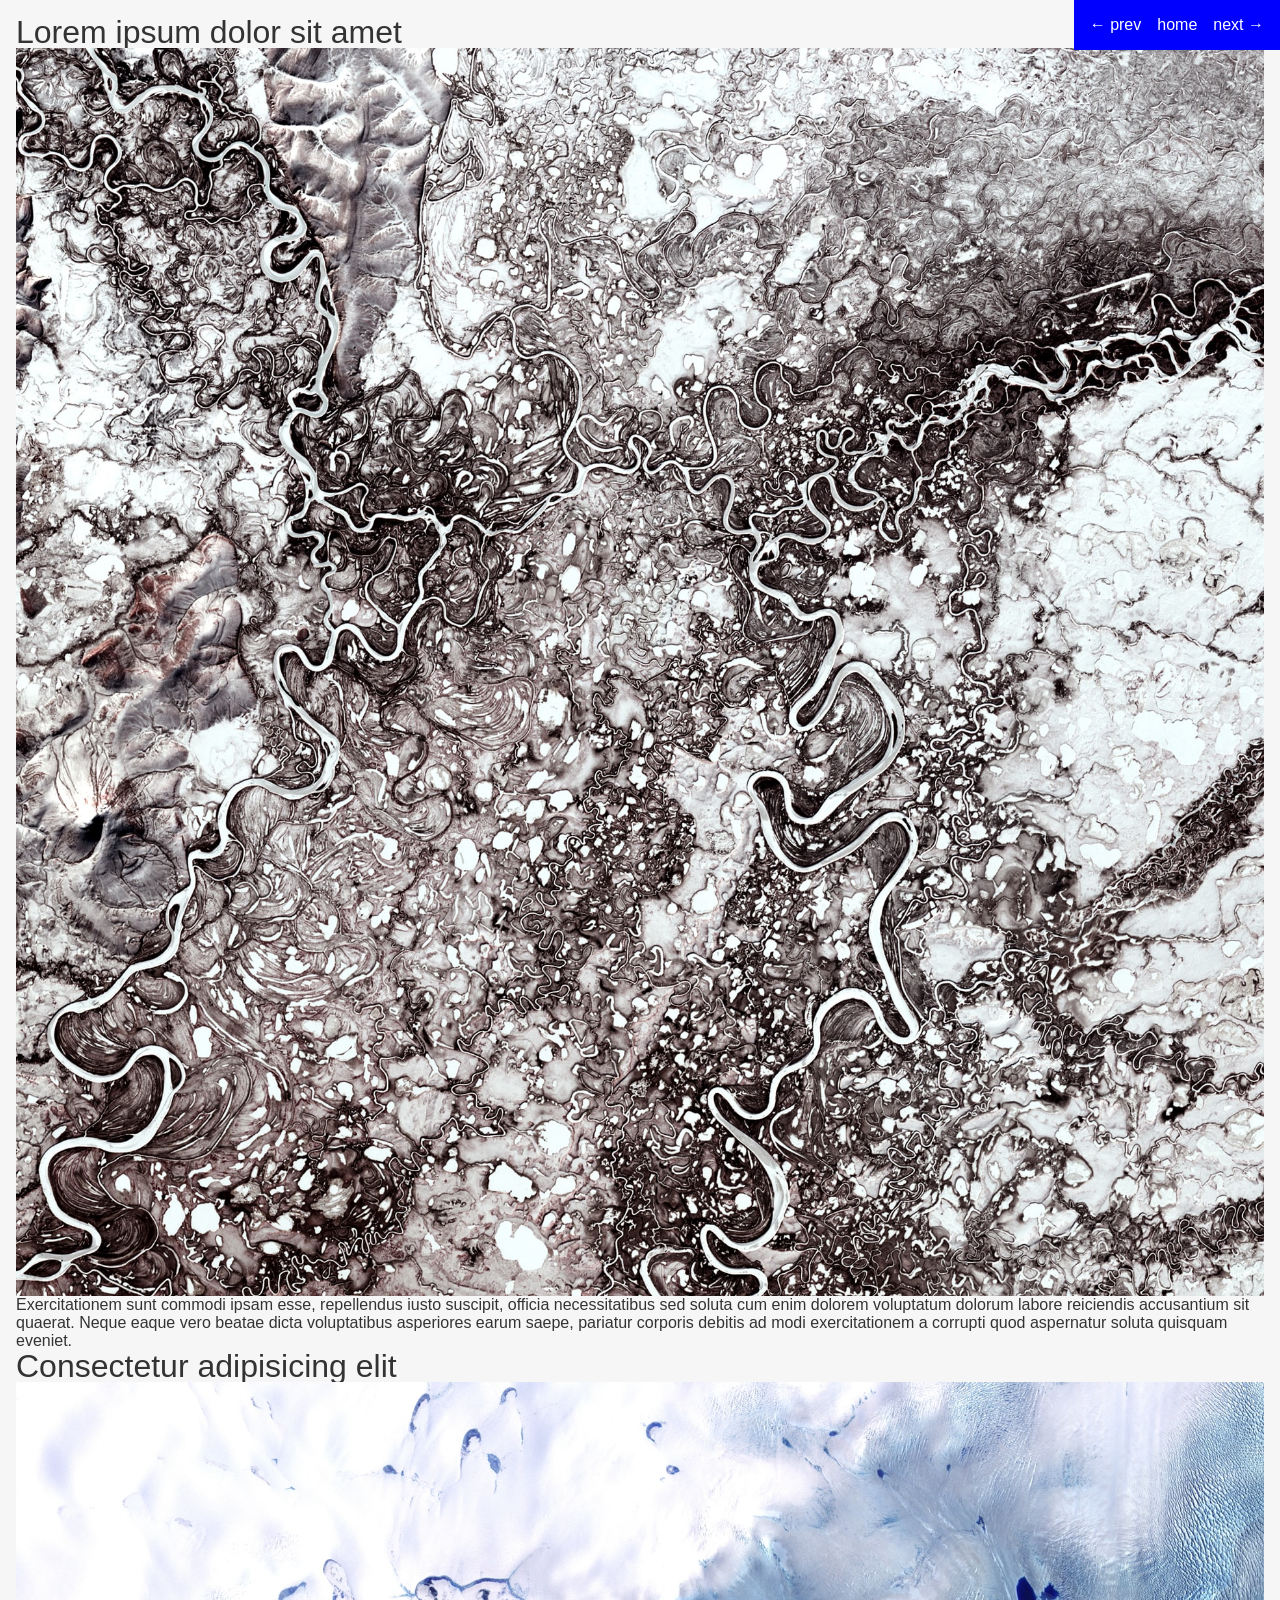
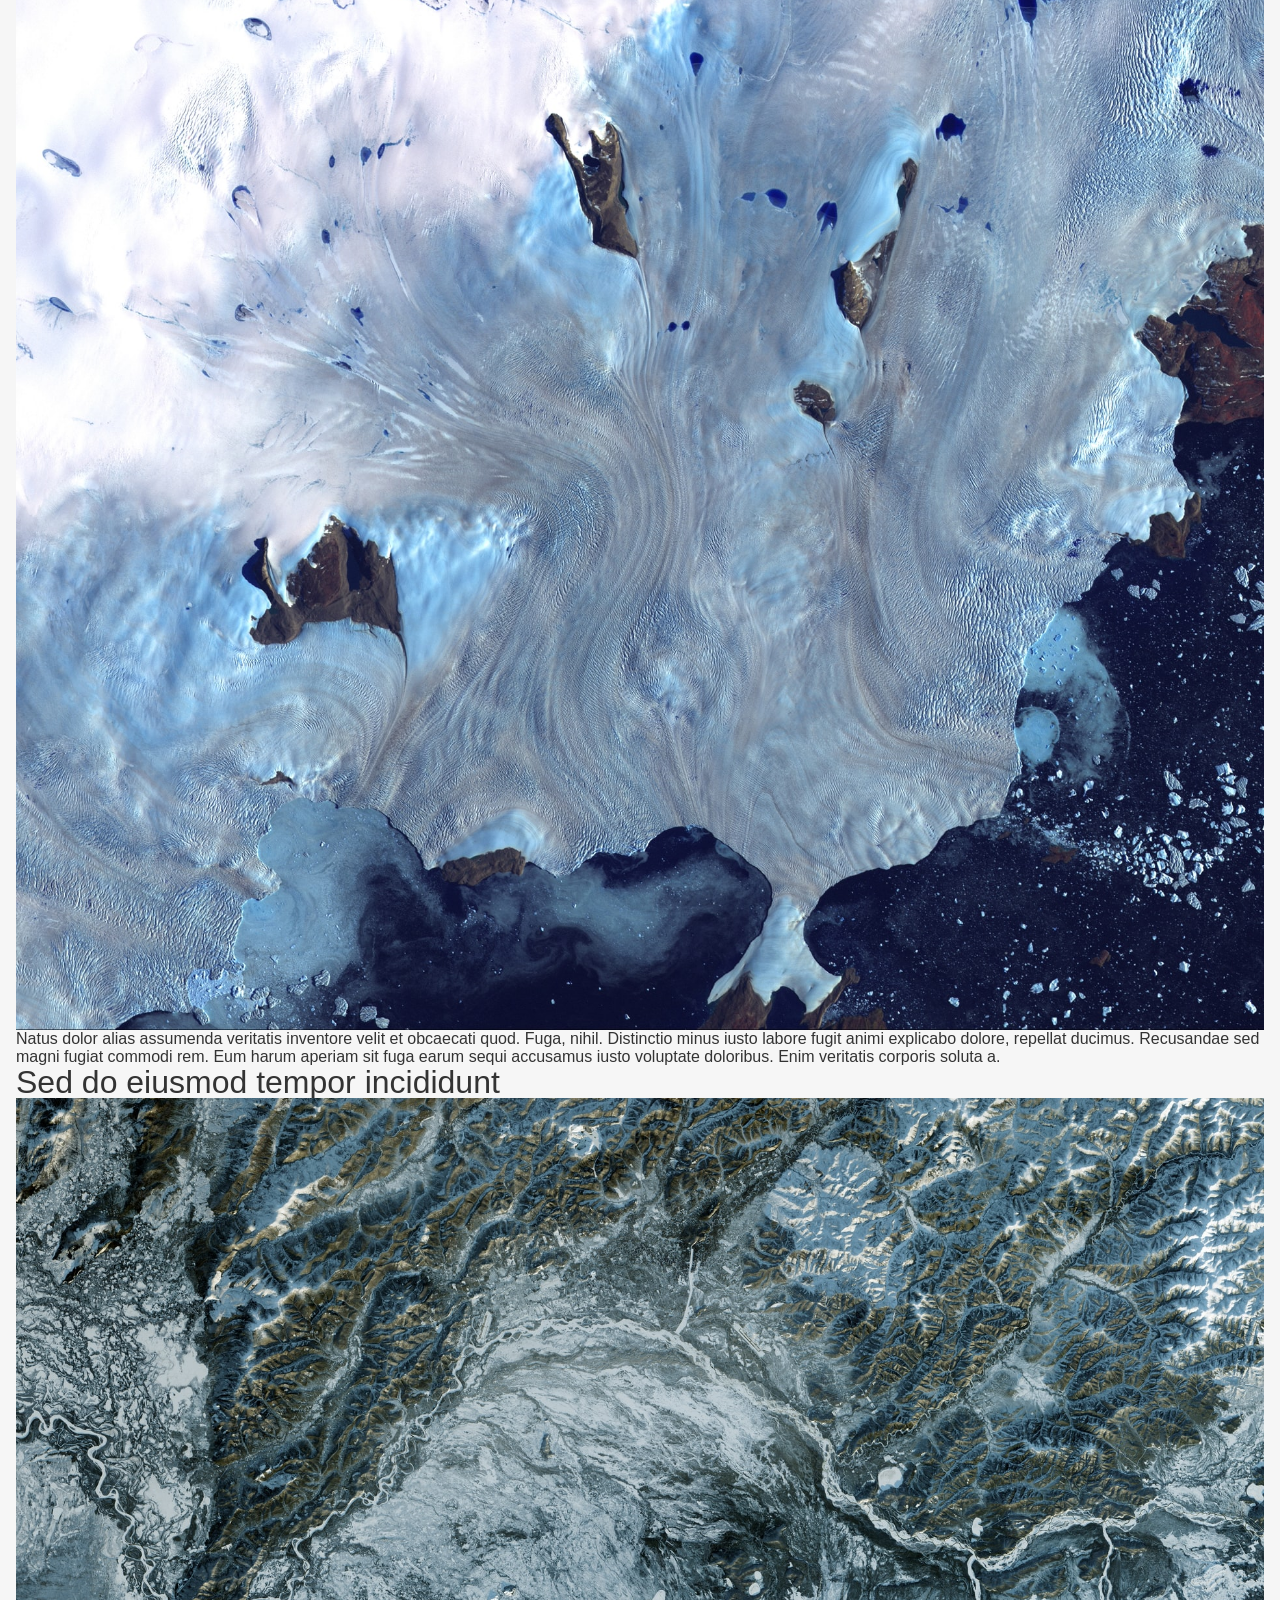
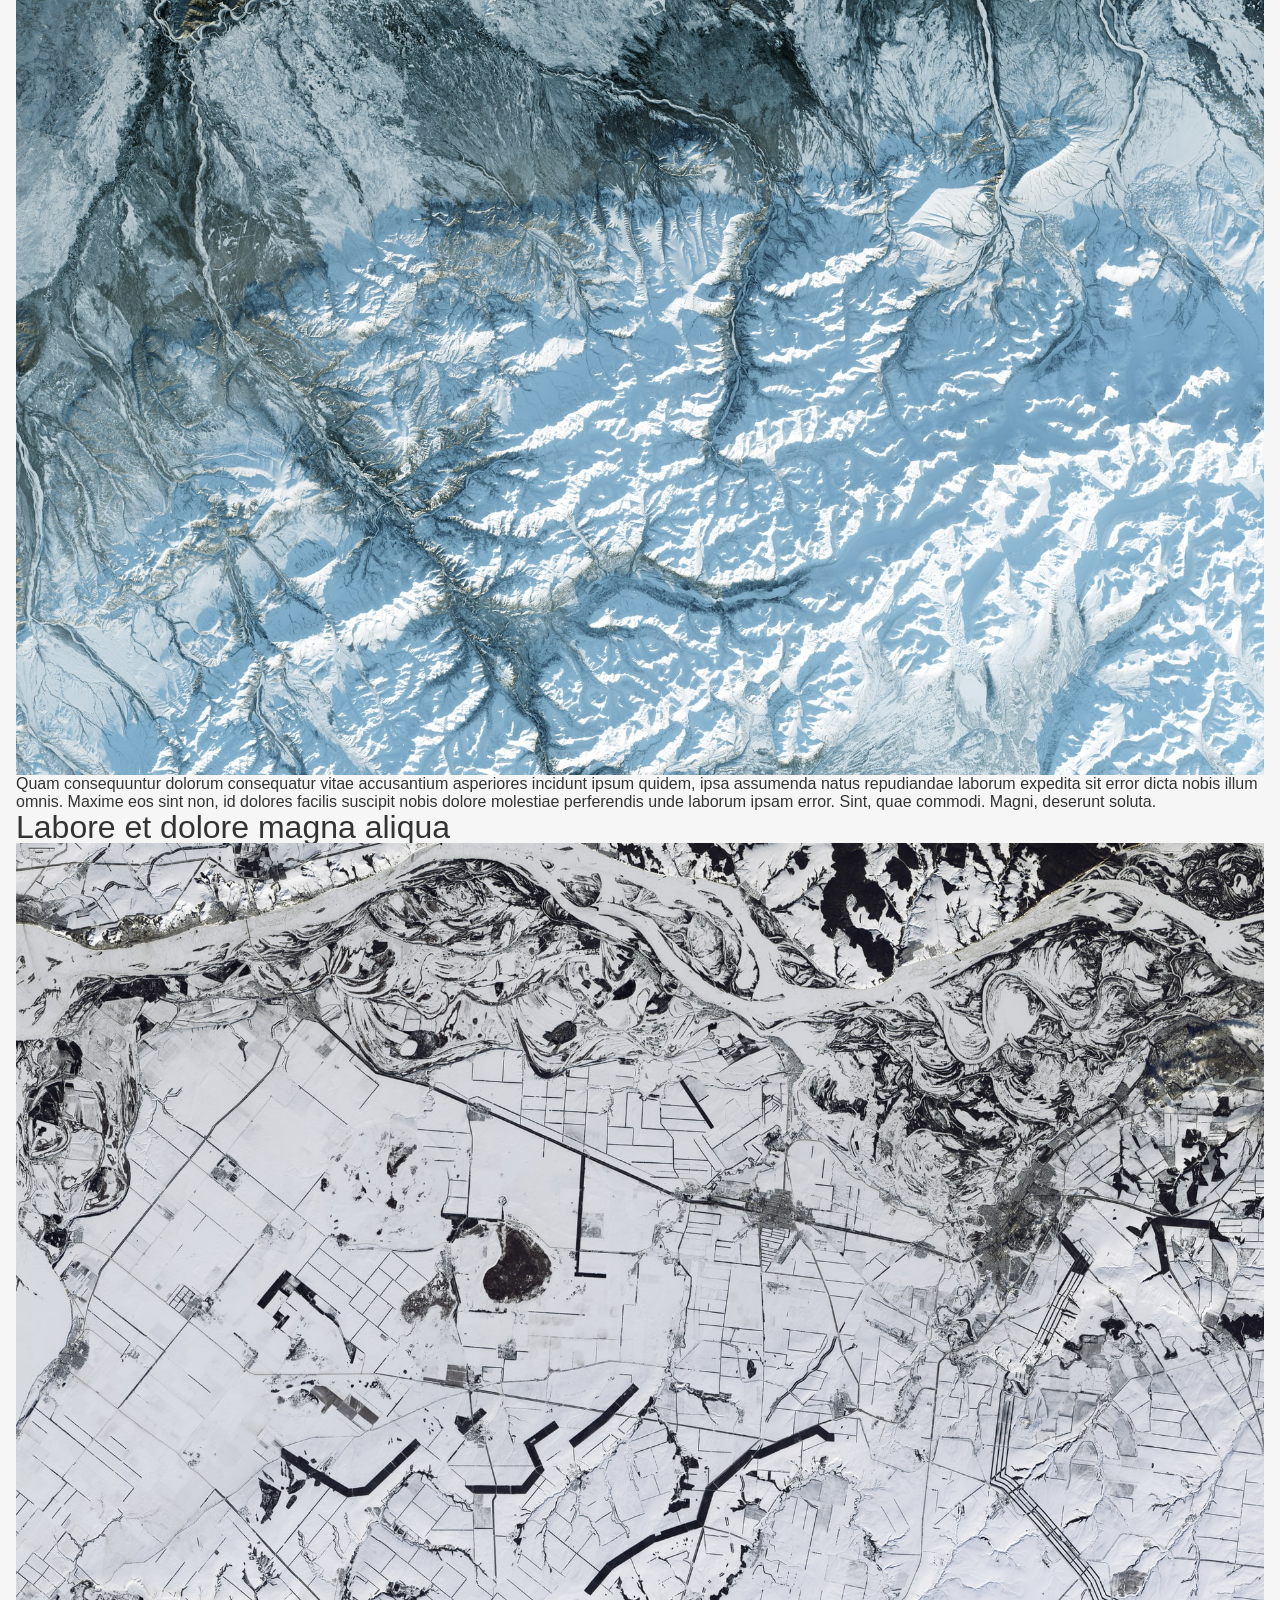
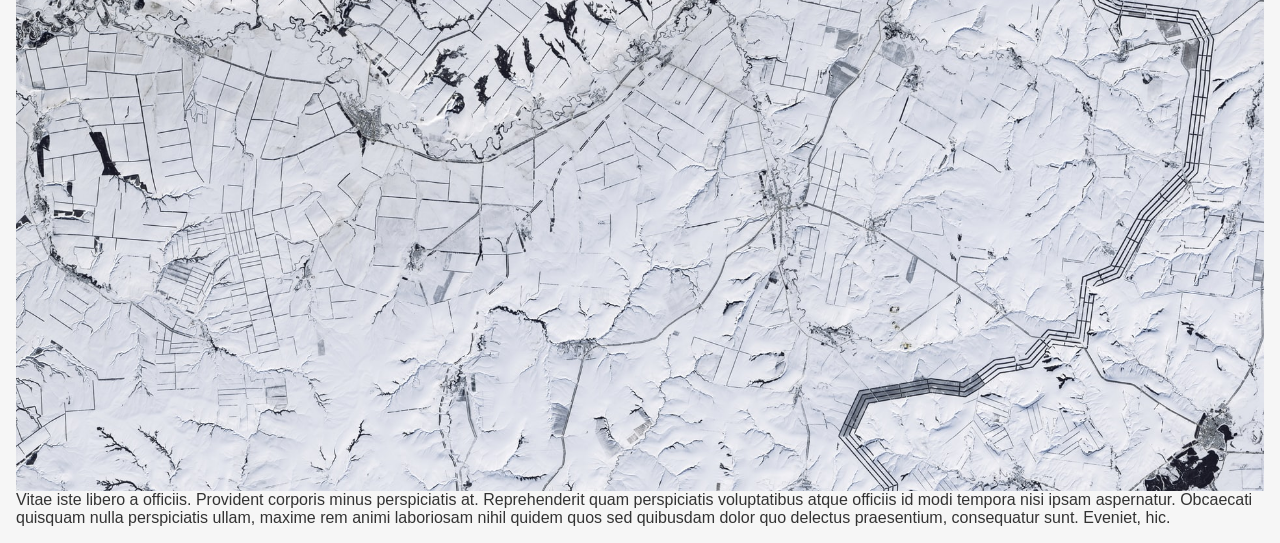
<file: layout-06-deux_par_deux.html>
<!DOCTYPE html>
<html lang="en" dir="ltr">
	<head>
		<meta charset="utf-8">
		<meta name="viewport" content="width=device-width, initial-scale=1.0">
		<title>template / example</title>

		<link rel="stylesheet" href="rsrc/style.css"> <!-- design, thème général -->
		<style media="screen">

			/* Fonction essentielle */
			

				/* moteur essentielle de mise en page de cette variation */
				
				/*
					description du fonctionnement CSS et HTML de cette mise en page.
					options ou paramètres supplémentaires.
					références vers la documentation.
				*/


			/*	-	-	-	-	-	-	-	-	-	-	-	-	-	-		-	-	-	-*/


			/* Style visuel et autres détails */

			

				/* habillage visuel et autres détails accessoires pour cette variation */

		</style>

	</head>
	<body>


		<div class="row">

			<section>
				<h3>Lorem ipsum dolor sit amet</h3>
				<img src="rsrc/img1.jpg">
				<p>Exercitationem sunt commodi ipsam esse, repellendus iusto suscipit, officia necessitatibus sed soluta cum enim dolorem voluptatum dolorum labore reiciendis accusantium sit quaerat. Neque eaque vero beatae dicta voluptatibus asperiores earum saepe, pariatur corporis debitis ad modi exercitationem a corrupti quod aspernatur soluta quisquam eveniet.</p>
				
				<h3>Consectetur adipisicing elit</h3>
				<img src="rsrc/img2.jpg">
				<p>Natus dolor alias assumenda veritatis inventore velit et obcaecati quod. Fuga, nihil. Distinctio minus iusto labore fugit animi explicabo dolore, repellat ducimus. Recusandae sed magni fugiat commodi rem. Eum harum aperiam sit fuga earum sequi accusamus iusto voluptate doloribus. Enim veritatis corporis soluta a.</p>
			</section>

		</div>

		

		<div class="row">

			<section>
				<h3>Sed do eiusmod tempor incididunt</h3>
				<img src="rsrc/img3.jpg">
				<p>Quam consequuntur dolorum consequatur vitae accusantium asperiores incidunt ipsum quidem, ipsa assumenda natus repudiandae laborum expedita sit error dicta nobis illum omnis. Maxime eos sint non, id dolores facilis suscipit nobis dolore molestiae perferendis unde laborum ipsam error. Sint, quae commodi. Magni, deserunt soluta.</p>
				
				<h3>Labore et dolore magna aliqua</h3>
				<img src="rsrc/img4.jpg">
				<p>Vitae iste libero a officiis. Provident corporis minus perspiciatis at. Reprehenderit quam perspiciatis voluptatibus atque officiis id modi tempora nisi ipsam aspernatur. Obcaecati quisquam nulla perspiciatis ullam, maxime rem animi laboriosam nihil quidem quos sed quibusdam dolor quo delectus praesentium, consequatur sunt. Eveniet, hic.</p>
			</section>

		</div>
			
			

		<nav id="siteNav">
			<a href="layout-01-simple.html">prev</a>
			<a href="index.html"> home</a>
			<a href="layout-03-zigzag.html">next</a>
		</nav>
	
	</body>
</html>
</file>
<file: rsrc/style.css>
/*	-	-	-	-	-	-	-	-	-	-	*/
/* Style visuel global pour le projet */


/* Import */
@import url('https://rsms.me/inter/inter.css');




/* Reset */
* { box-sizing: border-box; margin:0; }
img { max-width: 100%; display: block; object-fit: cover; }




/* Typo */

body { font-family: InterVariable, sans-serif; }

h3{
	font-size: 2rem;
	line-height: 100%;
	font-weight: 200;
}




/* Couleur */

html {
	color: #333;
	background-color: #F6F6F6;
}




/* Géometrie & Mise en page */

body{
	padding: 1rem;
}


/* Navigation */
#siteNav{
	position: fixed;
	top: 0;
	right:0;
	background: blue;
	color: #FFF;
	padding:1rem;
	display: flex;
	gap: 1rem;
}

#siteNav a {
	color:inherit;
	text-decoration: none;
}
#siteNav a:first-child::before{
	content:"← ";
}

#siteNav a:last-child::after{
	content:" →";
}
#siteNav a :hover{
	text-decoration: underline;
	text-shadow: 0 0 0.5em #FFF;
}
</file>
